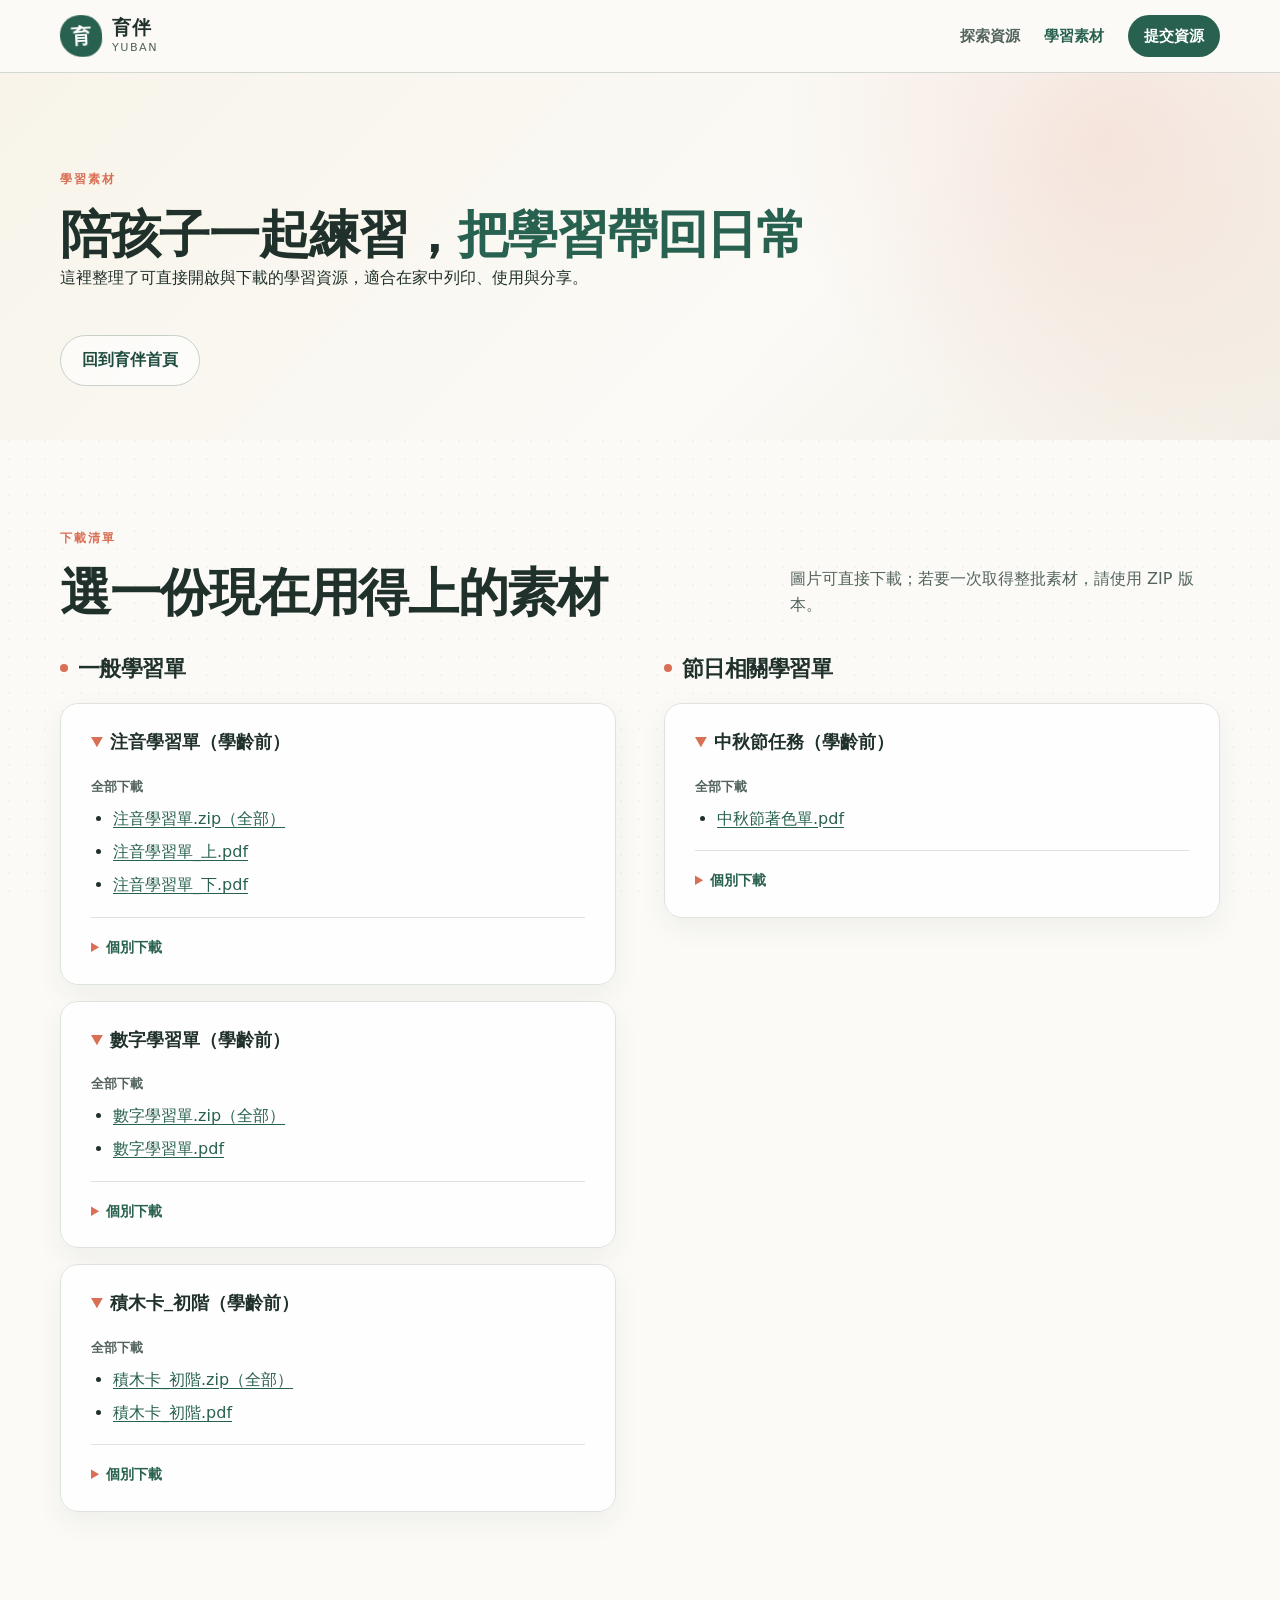
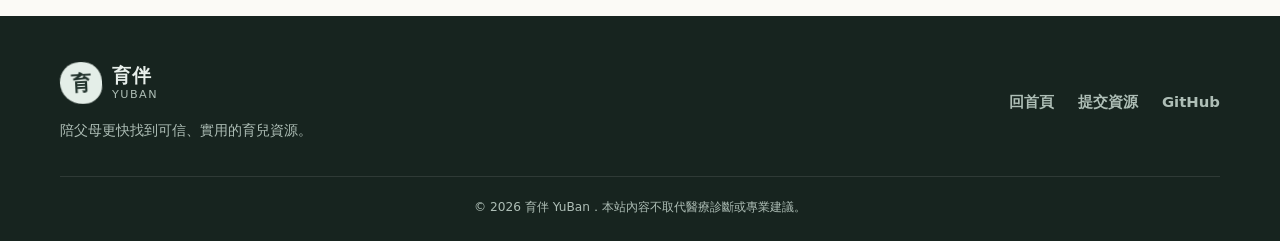
<file: resources/learning-materials/index.html>
﻿<!doctype html>
<html lang="zh-Hant">
  <head>
    <meta charset="utf-8" />
    <meta name="viewport" content="width=device-width, initial-scale=1" />
    <link rel="icon" href="../../website/favicon.svg" type="image/svg+xml" />
    <link rel="stylesheet" href="../../website/styles.css?v=20260921" />
  </head>
  <body>
    <a class="skip-link" href="#learning-materials">跳到學習素材</a>

    <header class="topbar">
      <div class="page-shell topbar-inner">
        <a class="brand" href="../../website/index.html" aria-label="育伴首頁">
          <span class="brand-mark" aria-hidden="true">育</span>
          <span class="brand-name"><strong>育伴</strong><small>YuBan</small></span>
        </a>
        <nav class="primary-nav" aria-label="主要導覽">
          <a href="../../website/index.html">探索資源</a>
          <a href="index.html" aria-current="page">學習素材</a>
          <a class="nav-cta" href="../../website/submit.html">提交資源</a>
        </nav>
      </div>
    </header>

    <main id="learning-materials" class="learning-materials-page">
      <section class="page-intro learning-materials-intro" aria-labelledby="learning-materials-title">
        <div class="page-shell">
          <p class="eyebrow">學習素材</p>
          <h1 id="learning-materials-title">陪孩子一起練習，<span>把學習帶回日常</span></h1>
          <p class="page-intro-lead">這裡整理了可直接開啟與下載的學習資源，適合在家中列印、使用與分享。</p>
          <a class="button secondary" href="../../website/index.html">回到育伴首頁</a>
        </div>
      </section>

      <section class="learning-materials-content page-shell" aria-labelledby="download-title">
        <div class="section-heading">
          <div>
            <p class="eyebrow">下載清單</p>
            <h2 id="download-title">選一份現在用得上的素材</h2>
          </div>
          <p>圖片可直接下載；若要一次取得整批素材，請使用 ZIP 版本。</p>
        </div>
        <div class="learning-materials-columns">
          <div class="learning-materials-column">
            <h3>一般學習單</h3>
            <div class="learning-materials-list">
    <div class="card">
      <details open>
        <summary>注音學習單（學齡前）</summary>
        <p class="meta">全部下載</p>
        <ul>
          <li><a href="學齡前/注音學習單/注音學習單.zip" download>注音學習單.zip（全部）</a></li>
          <li><a href="學齡前/注音學習單/PDF/注音學習單_上.pdf" download>注音學習單_上.pdf</a></li>
          <li><a href="學齡前/注音學習單/PDF/注音學習單_下.pdf" download>注音學習單_下.pdf</a></li>
        </ul>
        <details>
          <summary>個別下載</summary>
          <ul>
            <li><a href="學齡前/注音學習單/00_注音_ㄅ.png" download>00_注音_ㄅ.png</a></li>
        <li><a href="學齡前/注音學習單/01_注音_ㄆ.png" download>01_注音_ㄆ.png</a></li>
        <li><a href="學齡前/注音學習單/02_注音_ㄇ.png" download>02_注音_ㄇ.png</a></li>
        <li><a href="學齡前/注音學習單/03_注音_ㄈ.png" download>03_注音_ㄈ.png</a></li>
        <li><a href="學齡前/注音學習單/04_注音_ㄉ.png" download>04_注音_ㄉ.png</a></li>
        <li><a href="學齡前/注音學習單/05_注音_ㄊ.png" download>05_注音_ㄊ.png</a></li>
        <li><a href="學齡前/注音學習單/06_注音_ㄋ.png" download>06_注音_ㄋ.png</a></li>
        <li><a href="學齡前/注音學習單/07_注音_ㄌ.png" download>07_注音_ㄌ.png</a></li>
        <li><a href="學齡前/注音學習單/08_注音_ㄍ.png" download>08_注音_ㄍ.png</a></li>
        <li><a href="學齡前/注音學習單/09_注音_ㄎ.png" download>09_注音_ㄎ.png</a></li>
        <li><a href="學齡前/注音學習單/10_注音_ㄏ.png" download>10_注音_ㄏ.png</a></li>
        <li><a href="學齡前/注音學習單/11_注音_ㄐ.png" download>11_注音_ㄐ.png</a></li>
        <li><a href="學齡前/注音學習單/12_注音_ㄑ.png" download>12_注音_ㄑ.png</a></li>
        <li><a href="學齡前/注音學習單/13_注音_ㄒ.png" download>13_注音_ㄒ.png</a></li>
        <li><a href="學齡前/注音學習單/14_注音_ㄓ.png" download>14_注音_ㄓ.png</a></li>
        <li><a href="學齡前/注音學習單/15_注音_ㄔ.png" download>15_注音_ㄔ.png</a></li>
        <li><a href="學齡前/注音學習單/16_注音_ㄕ.png" download>16_注音_ㄕ.png</a></li>
        <li><a href="學齡前/注音學習單/17_注音_ㄖ.png" download>17_注音_ㄖ.png</a></li>
        <li><a href="學齡前/注音學習單/18_注音_ㄗ.png" download>18_注音_ㄗ.png</a></li>
        <li><a href="學齡前/注音學習單/19_注音_ㄘ.png" download>19_注音_ㄘ.png</a></li>
        <li><a href="學齡前/注音學習單/20_注音_ㄙ.png" download>20_注音_ㄙ.png</a></li>
        <li><a href="學齡前/注音學習單/21_注音_ㄧ.png" download>21_注音_ㄧ.png</a></li>
        <li><a href="學齡前/注音學習單/22_注音_ㄨ.png" download>22_注音_ㄨ.png</a></li>
        <li><a href="學齡前/注音學習單/23_注音_ㄩ.png" download>23_注音_ㄩ.png</a></li>
        <li><a href="學齡前/注音學習單/24_注音_ㄚ.png" download>24_注音_ㄚ.png</a></li>
        <li><a href="學齡前/注音學習單/25_注音_ㄛ.png" download>25_注音_ㄛ.png</a></li>
        <li><a href="學齡前/注音學習單/26_注音_ㄜ.png" download>26_注音_ㄜ.png</a></li>
        <li><a href="學齡前/注音學習單/27_注音_ㄝ.png" download>27_注音_ㄝ.png</a></li>
        <li><a href="學齡前/注音學習單/28_注音_ㄞ.png" download>28_注音_ㄞ.png</a></li>
        <li><a href="學齡前/注音學習單/29_注音_ㄟ.png" download>29_注音_ㄟ.png</a></li>
        <li><a href="學齡前/注音學習單/30_注音_ㄠ.png" download>30_注音_ㄠ.png</a></li>
        <li><a href="學齡前/注音學習單/31_注音_ㄡ.png" download>31_注音_ㄡ.png</a></li>
        <li><a href="學齡前/注音學習單/32_注音_ㄢ.png" download>32_注音_ㄢ.png</a></li>
        <li><a href="學齡前/注音學習單/33_注音_ㄣ.png" download>33_注音_ㄣ.png</a></li>
        <li><a href="學齡前/注音學習單/34_注音_ㄤ.png" download>34_注音_ㄤ.png</a></li>
        <li><a href="學齡前/注音學習單/35_注音_ㄥ.png" download>35_注音_ㄥ.png</a></li>
          <li><a href="學齡前/注音學習單/36_注音_ㄦ.png" download>36_注音_ㄦ.png</a></li>
          </ul>
        </details>
      </details>
    </div>
    <div class="card">
      <details open>
        <summary>數字學習單（學齡前）</summary>
        <p class="meta">全部下載</p>
        <ul>
          <li><a href="學齡前/數字學習單/數字學習單.zip" download>數字學習單.zip（全部）</a></li>
          <li><a href="學齡前/數字學習單/PDF/數字學習單.pdf" download>數字學習單.pdf</a></li>
        </ul>
        <details>
          <summary>個別下載</summary>
          <ul>
            <li><a href="學齡前/數字學習單/00_數字_0.png" download>00_數字_0.png</a></li>
            <li><a href="學齡前/數字學習單/01_數字_1.png" download>01_數字_1.png</a></li>
            <li><a href="學齡前/數字學習單/02_數字_2.png" download>02_數字_2.png</a></li>
            <li><a href="學齡前/數字學習單/03_數字_3.png" download>03_數字_3.png</a></li>
            <li><a href="學齡前/數字學習單/04_數字_4.png" download>04_數字_4.png</a></li>
            <li><a href="學齡前/數字學習單/05_數字_5.png" download>05_數字_5.png</a></li>
            <li><a href="學齡前/數字學習單/06_數字_6.png" download>06_數字_6.png</a></li>
            <li><a href="學齡前/數字學習單/07_數字_7.png" download>07_數字_7.png</a></li>
            <li><a href="學齡前/數字學習單/08_數字_8.png" download>08_數字_8.png</a></li>
            <li><a href="學齡前/數字學習單/09_數字_9.png" download>09_數字_9.png</a></li>
            <li><a href="學齡前/數字學習單/10_數字_10.png" download>10_數字_10.png</a></li>
            <li><a href="學齡前/數字學習單/11_數字_5.png" download>11_數字_5.png</a></li>
            <li><a href="學齡前/數字學習單/12_數字_5.png" download>12_數字_5.png</a></li>
            <li><a href="學齡前/數字學習單/13_數字_10.png" download>13_數字_10.png</a></li>
            <li><a href="學齡前/數字學習單/14_數字_10.png" download>14_數字_10.png</a></li>
          </ul>
        </details>
      </details>
    </div>
    <div class="card">
      <details open>
        <summary>積木卡_初階（學齡前）</summary>
        <p class="meta">全部下載</p>
        <ul>
          <li><a href="學齡前/積木卡_初階/積木卡_初階.zip" download>積木卡_初階.zip（全部）</a></li>
          <li><a href="學齡前/積木卡_初階/積木卡_初階.pdf" download>積木卡_初階.pdf</a></li>
        </ul>
        <details>
          <summary>個別下載</summary>
          <ul>
            <li><a href="學齡前/積木卡_初階/積木卡_初階01.webp" download>積木卡_初階01.webp</a></li>
            <li><a href="學齡前/積木卡_初階/積木卡_初階02.webp" download>積木卡_初階02.webp</a></li>
            <li><a href="學齡前/積木卡_初階/積木卡_初階03.webp" download>積木卡_初階03.webp</a></li>
            <li><a href="學齡前/積木卡_初階/積木卡_初階04.webp" download>積木卡_初階04.webp</a></li>
            <li><a href="學齡前/積木卡_初階/積木卡_初階05.webp" download>積木卡_初階05.webp</a></li>
            <li><a href="學齡前/積木卡_初階/積木卡_初階06.webp" download>積木卡_初階06.webp</a></li>
            <li><a href="學齡前/積木卡_初階/積木卡_初階07.webp" download>積木卡_初階07.webp</a></li>
            <li><a href="學齡前/積木卡_初階/積木卡_初階08.webp" download>積木卡_初階08.webp</a></li>
          </ul>
        </details>
      </details>
    </div>
            </div>
          </div>
          <div class="learning-materials-column">
            <h3>節日相關學習單</h3>
            <div class="learning-materials-list">
              <div class="card">
                <details open>
                  <summary>中秋節任務（學齡前）</summary>
                  <p class="meta">全部下載</p>
                  <ul>
                    <li><a href="學齡前/中秋節任務/中秋節著色單.pdf" download>中秋節著色單.pdf</a></li>
                  </ul>
                  <details>
                    <summary>個別下載</summary>
                    <ul>
                      <li><a href="學齡前/中秋節任務/00_找不同.png" download>00_找不同.png</a></li>
                      <li><a href="學齡前/中秋節任務/01_著色單_小兔子.png" download>01_著色單_小兔子.png</a></li>
                      <li><a href="學齡前/中秋節任務/02_著色單_中秋節故事I.png" download>02_著色單_中秋節故事I.png</a></li>
                      <li><a href="學齡前/中秋節任務/03_著色單_中秋節故事II.png" download>03_著色單_中秋節故事II.png</a></li>
                    </ul>
                  </details>
                </details>
              </div>
            </div>
          </div>
        </div>
      </section>
    </main>

    <footer class="site-footer">
      <div class="page-shell footer-inner">
        <div>
          <a class="brand footer-brand" href="../../website/index.html">
            <span class="brand-mark" aria-hidden="true">育</span>
            <span class="brand-name"><strong>育伴</strong><small>YuBan</small></span>
          </a>
          <p>陪父母更快找到可信、實用的育兒資源。</p>
        </div>
        <nav aria-label="頁尾導覽">
          <a href="../../website/index.html">回首頁</a>
          <a href="../../website/submit.html">提交資源</a>
          <a href="https://github.com/gitmaruneko/yuban" target="_blank" rel="noopener noreferrer">GitHub</a>
        </nav>
      </div>
      <p class="footer-legal">© 2026 育伴 YuBan．本站內容不取代醫療診斷或專業建議。</p>
    </footer>
  </body>
</html>
</file>
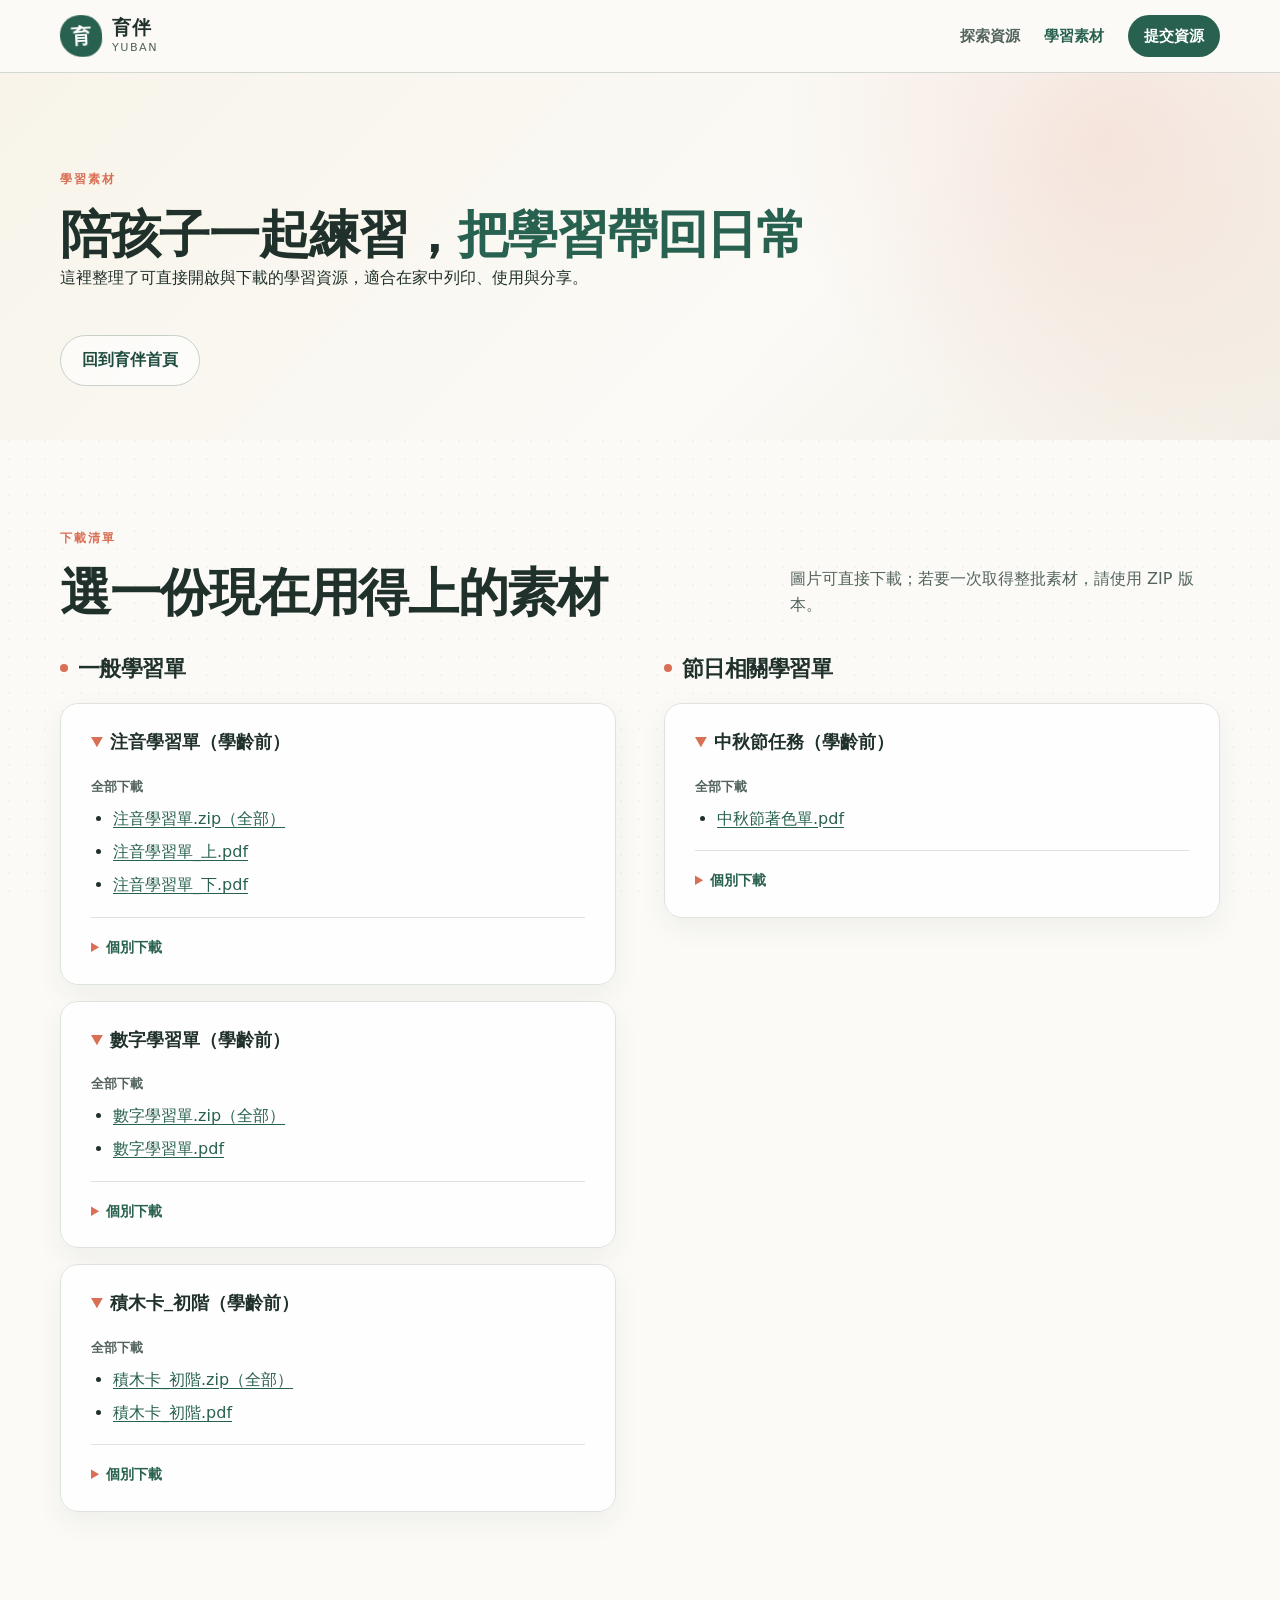
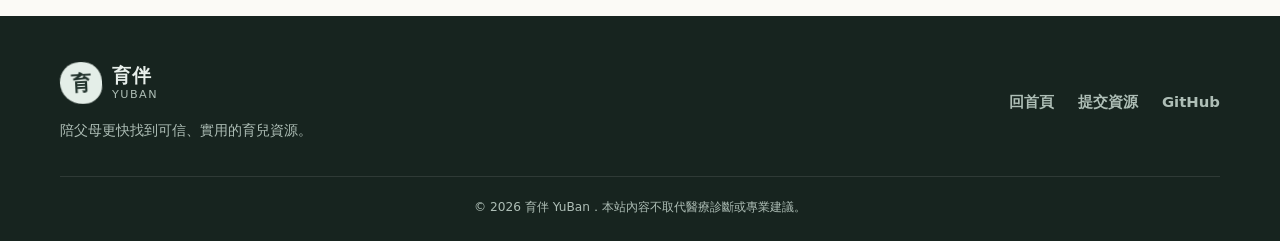
<file: website/learning-materials/index.html>
﻿<!doctype html>
<html lang="zh-Hant">
  <head>
    <meta charset="utf-8" />
    <meta name="viewport" content="width=device-width, initial-scale=1" />
    <link rel="icon" href="../favicon.svg" type="image/svg+xml" />
    <link rel="stylesheet" href="../styles.css?v=20260921" />
  </head>
  <body>
    <a class="skip-link" href="#learning-materials">跳到學習素材</a>

    <header class="topbar">
      <div class="page-shell topbar-inner">
        <a class="brand" href="../index.html" aria-label="育伴首頁">
          <span class="brand-mark" aria-hidden="true">育</span>
          <span class="brand-name"><strong>育伴</strong><small>YuBan</small></span>
        </a>
        <nav class="primary-nav" aria-label="主要導覽">
          <a href="../index.html">探索資源</a>
          <a href="index.html" aria-current="page">學習素材</a>
          <a class="nav-cta" href="../submit.html">提交資源</a>
        </nav>
      </div>
    </header>

    <main id="learning-materials" class="learning-materials-page">
      <section class="page-intro learning-materials-intro" aria-labelledby="learning-materials-title">
        <div class="page-shell">
          <p class="eyebrow">學習素材</p>
          <h1 id="learning-materials-title">陪孩子一起練習，<span>把學習帶回日常</span></h1>
          <p class="page-intro-lead">這裡整理了可直接開啟與下載的學習資源，適合在家中列印、使用與分享。</p>
          <a class="button secondary" href="../index.html">回到育伴首頁</a>
        </div>
      </section>

      <section class="learning-materials-content page-shell" aria-labelledby="download-title">
        <div class="section-heading">
          <div>
            <p class="eyebrow">下載清單</p>
            <h2 id="download-title">選一份現在用得上的素材</h2>
          </div>
          <p>圖片可直接下載；若要一次取得整批素材，請使用 ZIP 版本。</p>
        </div>
        <div class="learning-materials-columns">
          <div class="learning-materials-column">
            <h3>一般學習單</h3>
            <div class="learning-materials-list">
    <div class="card">
      <details open>
        <summary>注音學習單（學齡前）</summary>
        <p class="meta">全部下載</p>
        <ul>
          <li><a href="學齡前/注音學習單/注音學習單.zip" download>注音學習單.zip（全部）</a></li>
          <li><a href="學齡前/注音學習單/PDF/注音學習單_上.pdf" download>注音學習單_上.pdf</a></li>
          <li><a href="學齡前/注音學習單/PDF/注音學習單_下.pdf" download>注音學習單_下.pdf</a></li>
        </ul>
        <details>
          <summary>個別下載</summary>
          <ul>
            <li><a href="學齡前/注音學習單/00_注音_ㄅ.png" download>00_注音_ㄅ.png</a></li>
        <li><a href="學齡前/注音學習單/01_注音_ㄆ.png" download>01_注音_ㄆ.png</a></li>
        <li><a href="學齡前/注音學習單/02_注音_ㄇ.png" download>02_注音_ㄇ.png</a></li>
        <li><a href="學齡前/注音學習單/03_注音_ㄈ.png" download>03_注音_ㄈ.png</a></li>
        <li><a href="學齡前/注音學習單/04_注音_ㄉ.png" download>04_注音_ㄉ.png</a></li>
        <li><a href="學齡前/注音學習單/05_注音_ㄊ.png" download>05_注音_ㄊ.png</a></li>
        <li><a href="學齡前/注音學習單/06_注音_ㄋ.png" download>06_注音_ㄋ.png</a></li>
        <li><a href="學齡前/注音學習單/07_注音_ㄌ.png" download>07_注音_ㄌ.png</a></li>
        <li><a href="學齡前/注音學習單/08_注音_ㄍ.png" download>08_注音_ㄍ.png</a></li>
        <li><a href="學齡前/注音學習單/09_注音_ㄎ.png" download>09_注音_ㄎ.png</a></li>
        <li><a href="學齡前/注音學習單/10_注音_ㄏ.png" download>10_注音_ㄏ.png</a></li>
        <li><a href="學齡前/注音學習單/11_注音_ㄐ.png" download>11_注音_ㄐ.png</a></li>
        <li><a href="學齡前/注音學習單/12_注音_ㄑ.png" download>12_注音_ㄑ.png</a></li>
        <li><a href="學齡前/注音學習單/13_注音_ㄒ.png" download>13_注音_ㄒ.png</a></li>
        <li><a href="學齡前/注音學習單/14_注音_ㄓ.png" download>14_注音_ㄓ.png</a></li>
        <li><a href="學齡前/注音學習單/15_注音_ㄔ.png" download>15_注音_ㄔ.png</a></li>
        <li><a href="學齡前/注音學習單/16_注音_ㄕ.png" download>16_注音_ㄕ.png</a></li>
        <li><a href="學齡前/注音學習單/17_注音_ㄖ.png" download>17_注音_ㄖ.png</a></li>
        <li><a href="學齡前/注音學習單/18_注音_ㄗ.png" download>18_注音_ㄗ.png</a></li>
        <li><a href="學齡前/注音學習單/19_注音_ㄘ.png" download>19_注音_ㄘ.png</a></li>
        <li><a href="學齡前/注音學習單/20_注音_ㄙ.png" download>20_注音_ㄙ.png</a></li>
        <li><a href="學齡前/注音學習單/21_注音_ㄧ.png" download>21_注音_ㄧ.png</a></li>
        <li><a href="學齡前/注音學習單/22_注音_ㄨ.png" download>22_注音_ㄨ.png</a></li>
        <li><a href="學齡前/注音學習單/23_注音_ㄩ.png" download>23_注音_ㄩ.png</a></li>
        <li><a href="學齡前/注音學習單/24_注音_ㄚ.png" download>24_注音_ㄚ.png</a></li>
        <li><a href="學齡前/注音學習單/25_注音_ㄛ.png" download>25_注音_ㄛ.png</a></li>
        <li><a href="學齡前/注音學習單/26_注音_ㄜ.png" download>26_注音_ㄜ.png</a></li>
        <li><a href="學齡前/注音學習單/27_注音_ㄝ.png" download>27_注音_ㄝ.png</a></li>
        <li><a href="學齡前/注音學習單/28_注音_ㄞ.png" download>28_注音_ㄞ.png</a></li>
        <li><a href="學齡前/注音學習單/29_注音_ㄟ.png" download>29_注音_ㄟ.png</a></li>
        <li><a href="學齡前/注音學習單/30_注音_ㄠ.png" download>30_注音_ㄠ.png</a></li>
        <li><a href="學齡前/注音學習單/31_注音_ㄡ.png" download>31_注音_ㄡ.png</a></li>
        <li><a href="學齡前/注音學習單/32_注音_ㄢ.png" download>32_注音_ㄢ.png</a></li>
        <li><a href="學齡前/注音學習單/33_注音_ㄣ.png" download>33_注音_ㄣ.png</a></li>
        <li><a href="學齡前/注音學習單/34_注音_ㄤ.png" download>34_注音_ㄤ.png</a></li>
        <li><a href="學齡前/注音學習單/35_注音_ㄥ.png" download>35_注音_ㄥ.png</a></li>
          <li><a href="學齡前/注音學習單/36_注音_ㄦ.png" download>36_注音_ㄦ.png</a></li>
          </ul>
        </details>
      </details>
    </div>
    <div class="card">
      <details open>
        <summary>數字學習單（學齡前）</summary>
        <p class="meta">全部下載</p>
        <ul>
          <li><a href="學齡前/數字學習單/數字學習單.zip" download>數字學習單.zip（全部）</a></li>
          <li><a href="學齡前/數字學習單/PDF/數字學習單.pdf" download>數字學習單.pdf</a></li>
        </ul>
        <details>
          <summary>個別下載</summary>
          <ul>
            <li><a href="學齡前/數字學習單/00_數字_0.png" download>00_數字_0.png</a></li>
            <li><a href="學齡前/數字學習單/01_數字_1.png" download>01_數字_1.png</a></li>
            <li><a href="學齡前/數字學習單/02_數字_2.png" download>02_數字_2.png</a></li>
            <li><a href="學齡前/數字學習單/03_數字_3.png" download>03_數字_3.png</a></li>
            <li><a href="學齡前/數字學習單/04_數字_4.png" download>04_數字_4.png</a></li>
            <li><a href="學齡前/數字學習單/05_數字_5.png" download>05_數字_5.png</a></li>
            <li><a href="學齡前/數字學習單/06_數字_6.png" download>06_數字_6.png</a></li>
            <li><a href="學齡前/數字學習單/07_數字_7.png" download>07_數字_7.png</a></li>
            <li><a href="學齡前/數字學習單/08_數字_8.png" download>08_數字_8.png</a></li>
            <li><a href="學齡前/數字學習單/09_數字_9.png" download>09_數字_9.png</a></li>
            <li><a href="學齡前/數字學習單/10_數字_10.png" download>10_數字_10.png</a></li>
            <li><a href="學齡前/數字學習單/11_數字_5.png" download>11_數字_5.png</a></li>
            <li><a href="學齡前/數字學習單/12_數字_5.png" download>12_數字_5.png</a></li>
            <li><a href="學齡前/數字學習單/13_數字_10.png" download>13_數字_10.png</a></li>
            <li><a href="學齡前/數字學習單/14_數字_10.png" download>14_數字_10.png</a></li>
          </ul>
        </details>
      </details>
    </div>
    <div class="card">
      <details open>
        <summary>積木卡_初階（學齡前）</summary>
        <p class="meta">全部下載</p>
        <ul>
          <li><a href="學齡前/積木卡_初階/積木卡_初階.zip" download>積木卡_初階.zip（全部）</a></li>
          <li><a href="學齡前/積木卡_初階/積木卡_初階.pdf" download>積木卡_初階.pdf</a></li>
        </ul>
        <details>
          <summary>個別下載</summary>
          <ul>
            <li><a href="學齡前/積木卡_初階/積木卡_初階01.webp" download>積木卡_初階01.webp</a></li>
            <li><a href="學齡前/積木卡_初階/積木卡_初階02.webp" download>積木卡_初階02.webp</a></li>
            <li><a href="學齡前/積木卡_初階/積木卡_初階03.webp" download>積木卡_初階03.webp</a></li>
            <li><a href="學齡前/積木卡_初階/積木卡_初階04.webp" download>積木卡_初階04.webp</a></li>
            <li><a href="學齡前/積木卡_初階/積木卡_初階05.webp" download>積木卡_初階05.webp</a></li>
            <li><a href="學齡前/積木卡_初階/積木卡_初階06.webp" download>積木卡_初階06.webp</a></li>
            <li><a href="學齡前/積木卡_初階/積木卡_初階07.webp" download>積木卡_初階07.webp</a></li>
            <li><a href="學齡前/積木卡_初階/積木卡_初階08.webp" download>積木卡_初階08.webp</a></li>
          </ul>
        </details>
      </details>
    </div>
            </div>
          </div>
          <div class="learning-materials-column">
            <h3>節日相關學習單</h3>
            <div class="learning-materials-list">
              <div class="card">
                <details open>
                  <summary>中秋節任務（學齡前）</summary>
                  <p class="meta">全部下載</p>
                  <ul>
                    <li><a href="學齡前/中秋節任務/中秋節著色單.pdf" download>中秋節著色單.pdf</a></li>
                  </ul>
                  <details>
                    <summary>個別下載</summary>
                    <ul>
                      <li><a href="學齡前/中秋節任務/00_找不同.png" download>00_找不同.png</a></li>
                      <li><a href="學齡前/中秋節任務/01_著色單_小兔子.png" download>01_著色單_小兔子.png</a></li>
                      <li><a href="學齡前/中秋節任務/02_著色單_中秋節故事I.png" download>02_著色單_中秋節故事I.png</a></li>
                      <li><a href="學齡前/中秋節任務/03_著色單_中秋節故事II.png" download>03_著色單_中秋節故事II.png</a></li>
                    </ul>
                  </details>
                </details>
              </div>
            </div>
          </div>
        </div>
      </section>
    </main>

    <footer class="site-footer">
      <div class="page-shell footer-inner">
        <div>
          <a class="brand footer-brand" href="../index.html">
            <span class="brand-mark" aria-hidden="true">育</span>
            <span class="brand-name"><strong>育伴</strong><small>YuBan</small></span>
          </a>
          <p>陪父母更快找到可信、實用的育兒資源。</p>
        </div>
        <nav aria-label="頁尾導覽">
          <a href="../index.html">回首頁</a>
          <a href="../submit.html">提交資源</a>
          <a href="https://github.com/gitmaruneko/yuban" target="_blank" rel="noopener noreferrer">GitHub</a>
        </nav>
      </div>
      <p class="footer-legal">© 2026 育伴 YuBan．本站內容不取代醫療診斷或專業建議。</p>
    </footer>
  </body>
</html>
</file>
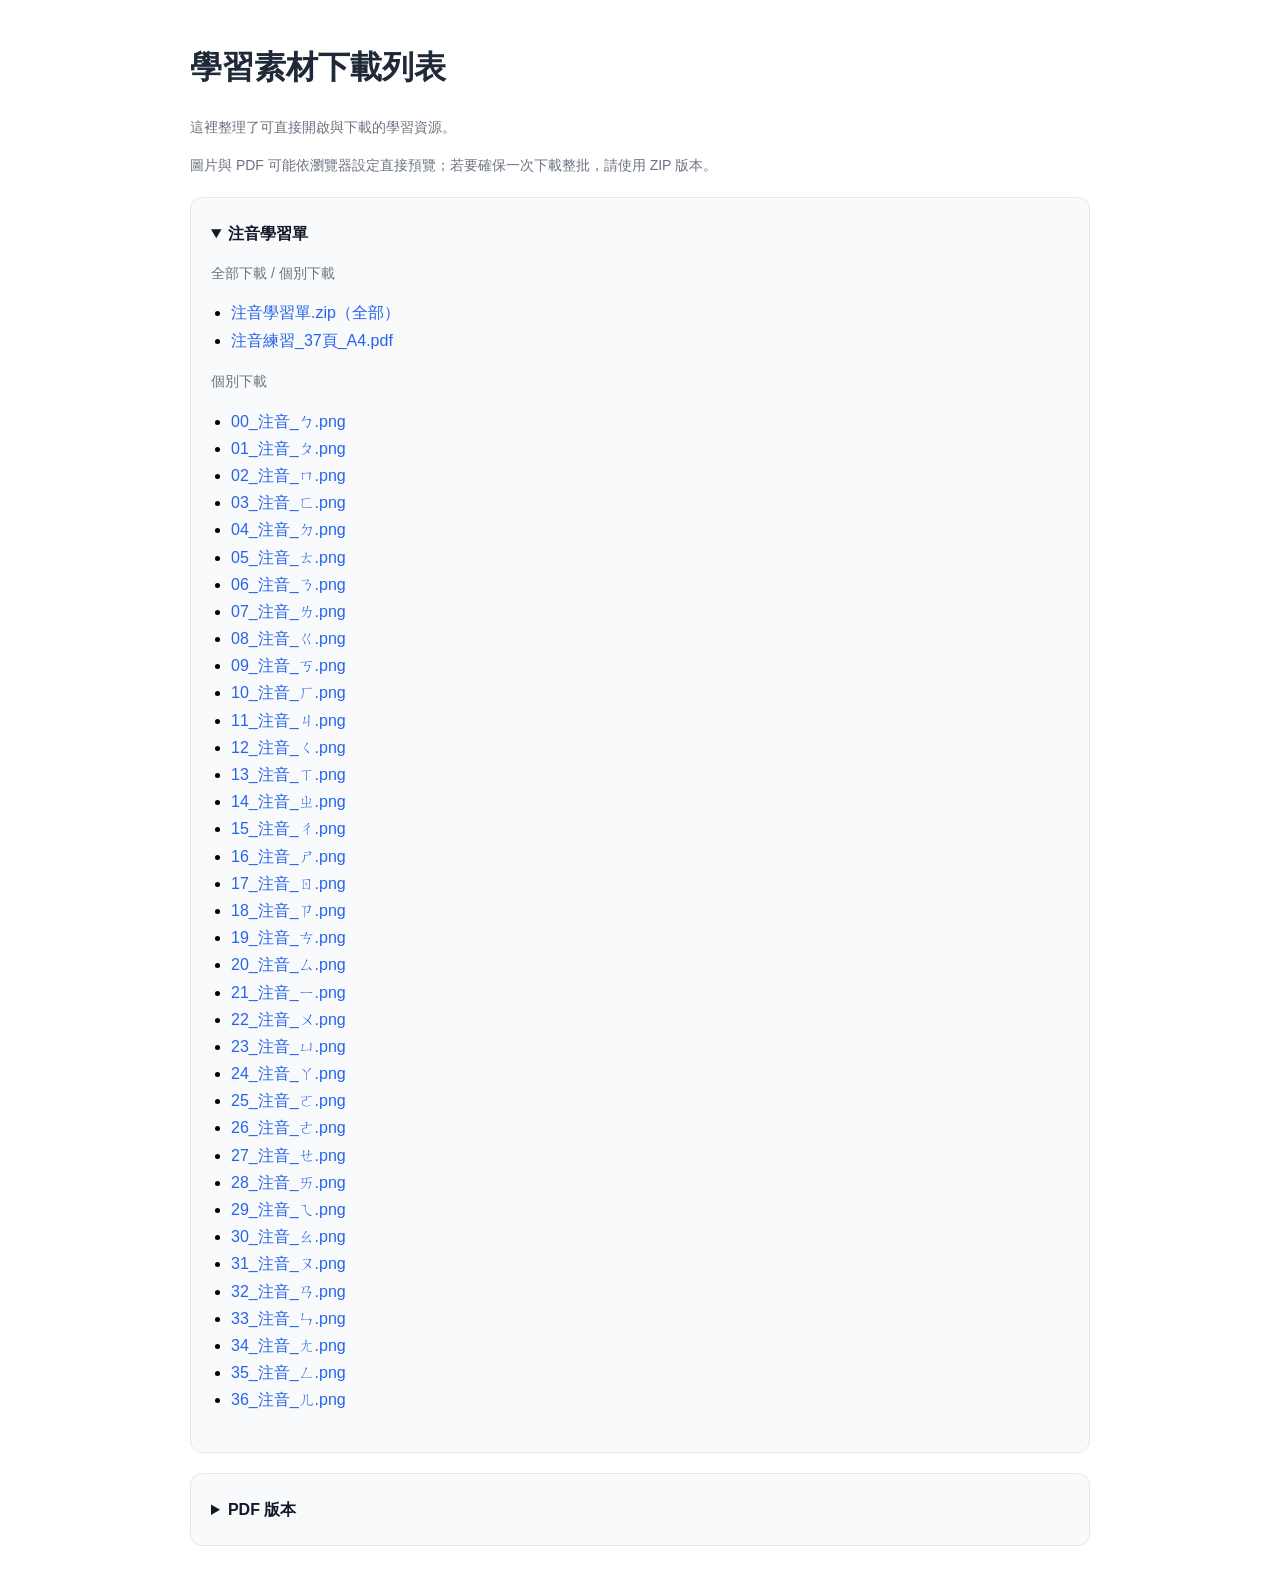
<file: website/learning-materials/learning-materials/index.html>
﻿<!DOCTYPE html>
<html lang="zh-Hant">
<head>
  <meta charset="UTF-8">
  <meta name="viewport" content="width=device-width, initial-scale=1.0">
  <title>學習素材下載列表</title>
  <style>
    body { font-family: Arial, "Microsoft JhengHei", sans-serif; max-width: 900px; margin: 40px auto; padding: 0 20px; line-height: 1.7; }
    h1, h2 { color: #1f2937; }
    ul { padding-left: 20px; }
    a { color: #2563eb; text-decoration: none; }
    a:hover { text-decoration: underline; }
    .card { border: 1px solid #e5e7eb; border-radius: 12px; padding: 18px 20px; margin-top: 20px; background: #f9fafb; }
    .meta { color: #6b7280; font-size: 14px; }
    summary { cursor: pointer; font-weight: 600; color: #111827; }
    details { padding: 4px 0; }
    details ul { margin-top: 12px; }
  </style>
</head>
<body>
  <h1>學習素材下載列表</h1>
  <p class="meta">這裡整理了可直接開啟與下載的學習資源。</p>
  <p class="meta">圖片與 PDF 可能依瀏覽器設定直接預覽；若要確保一次下載整批，請使用 ZIP 版本。</p>
  <div class="card">
    <details open>
      <summary>注音學習單</summary>
      <p class="meta">全部下載 / 個別下載</p>
      <ul>
        <li><a href="注音學習單/注音學習單.zip" download>注音學習單.zip（全部）</a></li>
        <li><a href="注音學習單/pdf/注音練習_37頁_A4.pdf" download>注音練習_37頁_A4.pdf</a></li>
      </ul>
      <p class="meta">個別下載</p>
      <ul>
        <li><a href="注音學習單/00_注音_ㄅ.png" download>00_注音_ㄅ.png</a></li>
        <li><a href="注音學習單/01_注音_ㄆ.png" download>01_注音_ㄆ.png</a></li>
        <li><a href="注音學習單/02_注音_ㄇ.png" download>02_注音_ㄇ.png</a></li>
        <li><a href="注音學習單/03_注音_ㄈ.png" download>03_注音_ㄈ.png</a></li>
        <li><a href="注音學習單/04_注音_ㄉ.png" download>04_注音_ㄉ.png</a></li>
        <li><a href="注音學習單/05_注音_ㄊ.png" download>05_注音_ㄊ.png</a></li>
        <li><a href="注音學習單/06_注音_ㄋ.png" download>06_注音_ㄋ.png</a></li>
        <li><a href="注音學習單/07_注音_ㄌ.png" download>07_注音_ㄌ.png</a></li>
        <li><a href="注音學習單/08_注音_ㄍ.png" download>08_注音_ㄍ.png</a></li>
        <li><a href="注音學習單/09_注音_ㄎ.png" download>09_注音_ㄎ.png</a></li>
        <li><a href="注音學習單/10_注音_ㄏ.png" download>10_注音_ㄏ.png</a></li>
        <li><a href="注音學習單/11_注音_ㄐ.png" download>11_注音_ㄐ.png</a></li>
        <li><a href="注音學習單/12_注音_ㄑ.png" download>12_注音_ㄑ.png</a></li>
        <li><a href="注音學習單/13_注音_ㄒ.png" download>13_注音_ㄒ.png</a></li>
        <li><a href="注音學習單/14_注音_ㄓ.png" download>14_注音_ㄓ.png</a></li>
        <li><a href="注音學習單/15_注音_ㄔ.png" download>15_注音_ㄔ.png</a></li>
        <li><a href="注音學習單/16_注音_ㄕ.png" download>16_注音_ㄕ.png</a></li>
        <li><a href="注音學習單/17_注音_ㄖ.png" download>17_注音_ㄖ.png</a></li>
        <li><a href="注音學習單/18_注音_ㄗ.png" download>18_注音_ㄗ.png</a></li>
        <li><a href="注音學習單/19_注音_ㄘ.png" download>19_注音_ㄘ.png</a></li>
        <li><a href="注音學習單/20_注音_ㄙ.png" download>20_注音_ㄙ.png</a></li>
        <li><a href="注音學習單/21_注音_ㄧ.png" download>21_注音_ㄧ.png</a></li>
        <li><a href="注音學習單/22_注音_ㄨ.png" download>22_注音_ㄨ.png</a></li>
        <li><a href="注音學習單/23_注音_ㄩ.png" download>23_注音_ㄩ.png</a></li>
        <li><a href="注音學習單/24_注音_ㄚ.png" download>24_注音_ㄚ.png</a></li>
        <li><a href="注音學習單/25_注音_ㄛ.png" download>25_注音_ㄛ.png</a></li>
        <li><a href="注音學習單/26_注音_ㄜ.png" download>26_注音_ㄜ.png</a></li>
        <li><a href="注音學習單/27_注音_ㄝ.png" download>27_注音_ㄝ.png</a></li>
        <li><a href="注音學習單/28_注音_ㄞ.png" download>28_注音_ㄞ.png</a></li>
        <li><a href="注音學習單/29_注音_ㄟ.png" download>29_注音_ㄟ.png</a></li>
        <li><a href="注音學習單/30_注音_ㄠ.png" download>30_注音_ㄠ.png</a></li>
        <li><a href="注音學習單/31_注音_ㄡ.png" download>31_注音_ㄡ.png</a></li>
        <li><a href="注音學習單/32_注音_ㄢ.png" download>32_注音_ㄢ.png</a></li>
        <li><a href="注音學習單/33_注音_ㄣ.png" download>33_注音_ㄣ.png</a></li>
        <li><a href="注音學習單/34_注音_ㄤ.png" download>34_注音_ㄤ.png</a></li>
        <li><a href="注音學習單/35_注音_ㄥ.png" download>35_注音_ㄥ.png</a></li>
        <li><a href="注音學習單/36_注音_ㄦ.png" download>36_注音_ㄦ.png</a></li>
      </ul>
    </details>
  </div>
  <div class="card">
    <details>
      <summary>PDF 版本</summary>
      <ul>
        <li><a href="注音學習單/pdf/注音練習_37頁_A4.pdf" download>注音練習_37頁_A4.pdf</a></li>
      </ul>
    </details>
  </div>
</body>
</html>
</file>
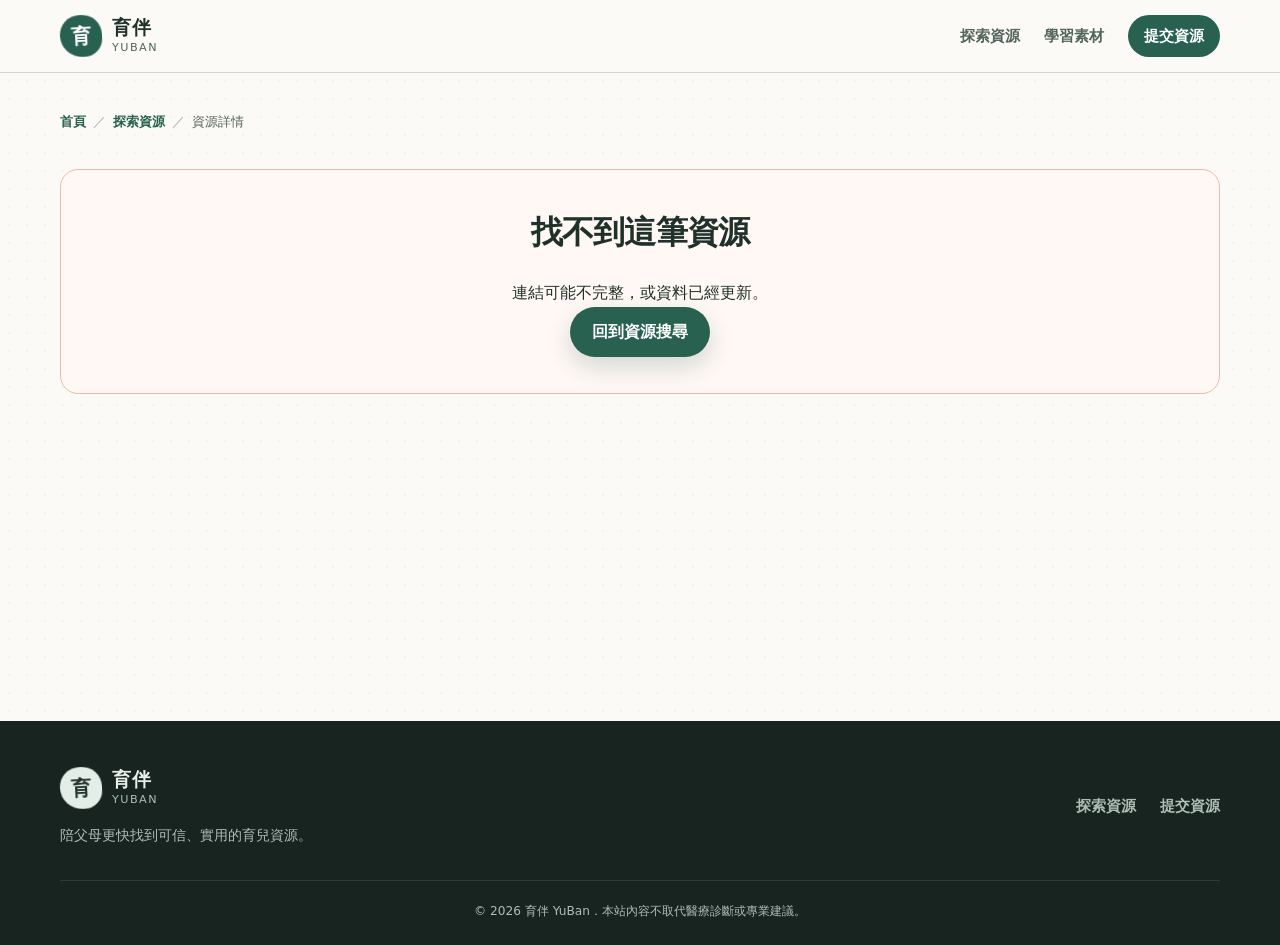
<file: website/resource.html>
<!doctype html>
<html lang="zh-Hant">
  <head>
    <meta charset="utf-8" />
    <meta name="viewport" content="width=device-width, initial-scale=1" />
    <meta name="description" content="查看育伴整理的育兒資源摘要、適用年齡、來源與核實狀態。" />
    <title>資源詳情｜育伴 YuBan</title>
    <link rel="icon" href="favicon.svg" type="image/svg+xml" />
    <link rel="stylesheet" href="styles.css" />
    <script defer src="resource.js"></script>
  </head>
  <body>
    <a class="skip-link" href="#resourceDetail">跳到資源詳情</a>

    <header class="topbar">
      <div class="page-shell topbar-inner">
        <a class="brand" href="index.html" aria-label="育伴首頁">
          <span class="brand-mark" aria-hidden="true">育</span>
          <span class="brand-name"><strong>育伴</strong><small>YuBan</small></span>
        </a>
        <nav class="primary-nav" aria-label="主要導覽">
          <a href="index.html#explore">探索資源</a>
          <a href="learning-materials/index.html">學習素材</a>
          <a class="nav-cta" href="submit.html">提交資源</a>
        </nav>
      </div>
    </header>

    <main id="resourceDetail" class="subpage-main">
      <div class="page-shell">
        <nav class="breadcrumb" aria-label="麵包屑">
          <a href="index.html">首頁</a>
          <span aria-hidden="true">／</span>
          <a href="index.html#explore">探索資源</a>
          <span aria-hidden="true">／</span>
          <span id="breadcrumbTitle">資源詳情</span>
        </nav>

        <div id="detailLoading" class="notice-card" role="status">正在載入資源詳情…</div>

        <div id="detailError" class="notice-card error-notice" role="alert" hidden>
          <h1>找不到這筆資源</h1>
          <p>連結可能不完整，或資料已經更新。</p>
          <a class="button primary" href="index.html#explore">回到資源搜尋</a>
        </div>

        <div id="detailContent" hidden>
          <div class="detail-layout">
            <article class="detail-article">
              <header class="detail-header">
                <div class="detail-kickers">
                  <span id="detailTopicGroup" class="topic-label"></span>
                  <span id="detailStatus" class="status-badge"></span>
                </div>
                <h1 id="detailTitle" class="detail-title"></h1>
                <p id="detailSummary" class="detail-summary"></p>
              </header>

              <section class="detail-section" aria-labelledby="resource-info-title">
                <h2 id="resource-info-title">這份資源適合誰？</h2>
                <dl class="detail-meta-grid">
                  <div><dt>適用年齡</dt><dd id="detailAge"></dd></div>
                  <div><dt>主題</dt><dd id="detailTopic"></dd></div>
                  <div><dt>內容形式</dt><dd id="detailType"></dd></div>
                  <div><dt>提供方類型</dt><dd id="detailSourceType"></dd></div>
                </dl>
              </section>

              <section class="detail-section" aria-labelledby="tags-title">
                <h2 id="tags-title">內容關鍵字</h2>
                <ul id="detailTags" class="tag-list"></ul>
              </section>

              <section class="detail-section" aria-labelledby="review-title">
                <h2 id="review-title">核實與閱讀提醒</h2>
                <div class="detail-notes">
                  <div class="detail-note">
                    <strong>可信度備註</strong>
                    <p id="detailCredibility"></p>
                  </div>
                  <div class="detail-note caution">
                    <strong>閱讀前請注意</strong>
                    <p id="detailNotice"></p>
                  </div>
                </div>
              </section>
            </article>

            <aside class="detail-sidebar" aria-labelledby="original-source-title">
              <h2 id="original-source-title">原始來源</h2>
              <p id="detailSourceName" class="source-name-large"></p>
              <a
                id="originalSourceLink"
                class="button primary external-button"
                href="#"
                target="_blank"
                rel="noopener noreferrer"
              >前往原始網站</a>
              <p class="sidebar-disclaimer">
                即將離開育伴。外部網站內容與隱私政策由原始來源負責，重要資訊請確認其更新日期。
              </p>
              <p id="reviewedAt" class="sidebar-disclaimer"></p>
              <a id="reportResource" class="report-link" href="submit.html?mode=report">回報連結或內容問題</a>
            </aside>
          </div>

          <section class="related-section" aria-labelledby="related-title">
            <h2 id="related-title">同類資源</h2>
            <div id="relatedResources" class="related-list"></div>
          </section>
        </div>
      </div>
    </main>

    <footer class="site-footer">
      <div class="page-shell footer-inner">
        <div>
          <a class="brand footer-brand" href="index.html">
            <span class="brand-mark" aria-hidden="true">育</span>
            <span class="brand-name"><strong>育伴</strong><small>YuBan</small></span>
          </a>
          <p>陪父母更快找到可信、實用的育兒資源。</p>
        </div>
        <nav aria-label="頁尾導覽">
          <a href="index.html#explore">探索資源</a>
          <a href="submit.html">提交資源</a>
        </nav>
      </div>
      <p class="footer-legal">© 2026 育伴 YuBan．本站內容不取代醫療診斷或專業建議。</p>
    </footer>
  </body>
</html>
</file>
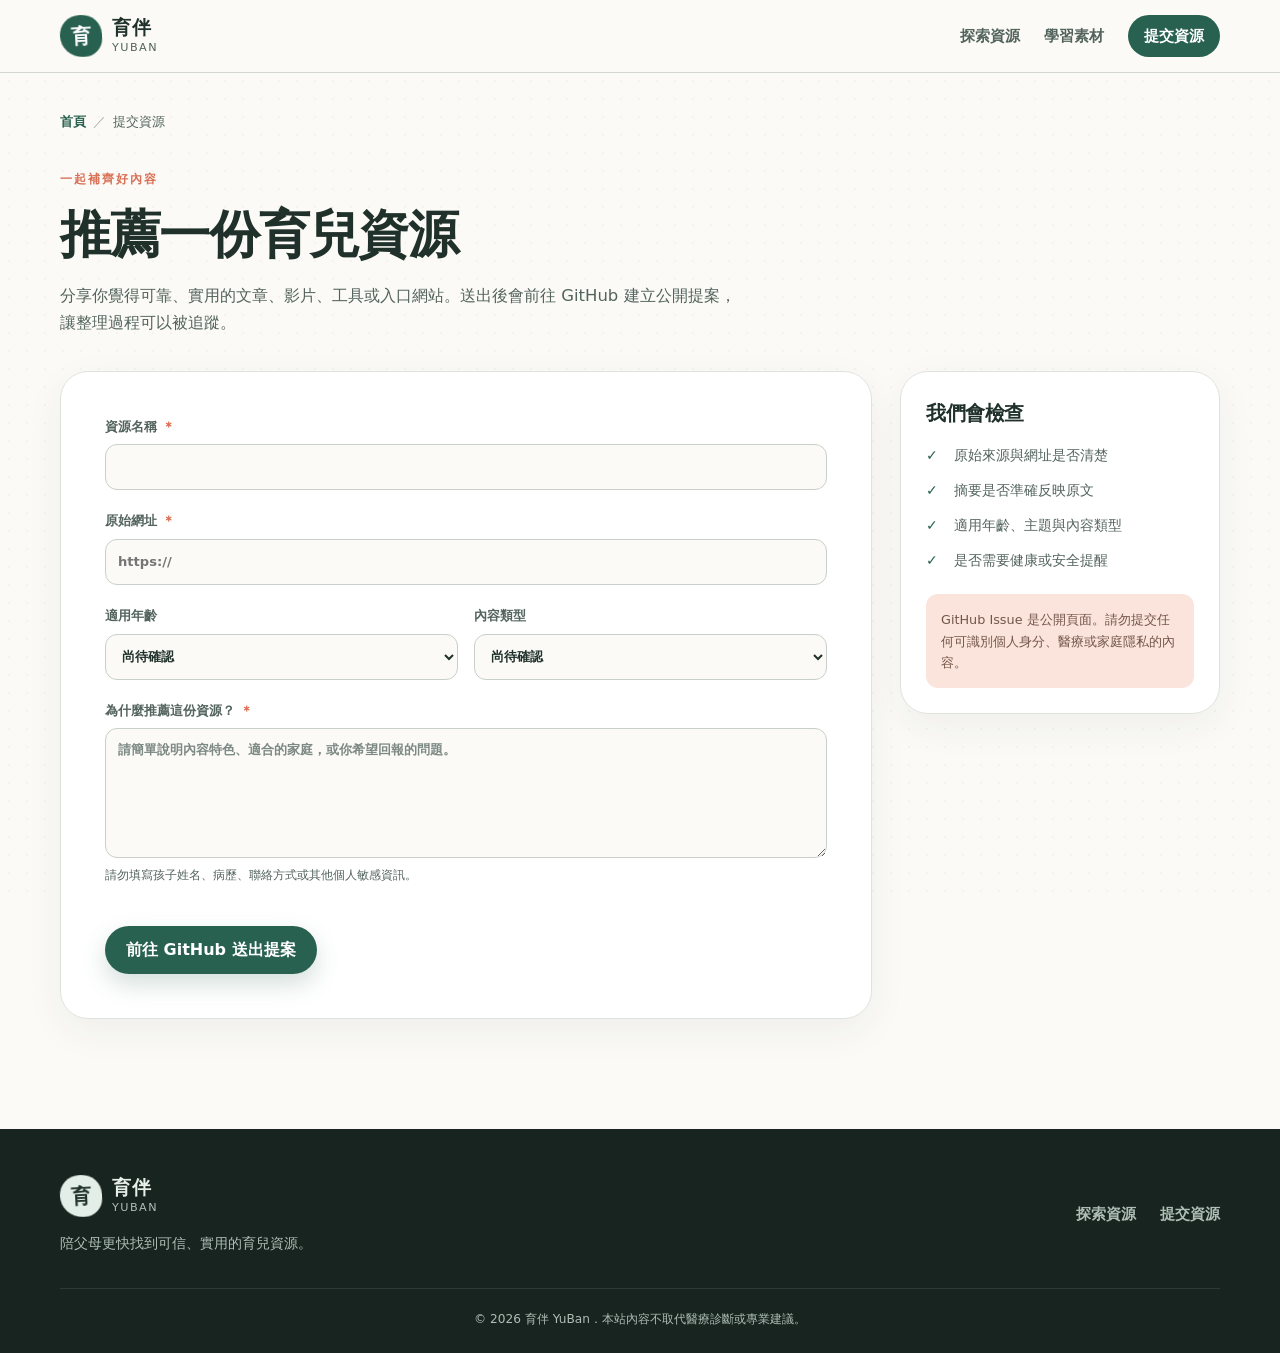
<file: website/submit.html>
<!doctype html>
<html lang="zh-Hant">
  <head>
    <meta charset="utf-8" />
    <meta name="viewport" content="width=device-width, initial-scale=1" />
    <meta name="description" content="向育伴推薦新的育兒資源，或回報現有資源的連結與內容問題。" />
    <title>提交資源｜育伴 YuBan</title>
    <link rel="icon" href="favicon.svg" type="image/svg+xml" />
    <link rel="stylesheet" href="styles.css" />
    <script defer src="submit.js"></script>
  </head>
  <body>
    <a class="skip-link" href="#submissionForm">跳到提交表單</a>

    <header class="topbar">
      <div class="page-shell topbar-inner">
        <a class="brand" href="index.html" aria-label="育伴首頁">
          <span class="brand-mark" aria-hidden="true">育</span>
          <span class="brand-name"><strong>育伴</strong><small>YuBan</small></span>
        </a>
        <nav class="primary-nav" aria-label="主要導覽">
          <a href="index.html#explore">探索資源</a>
          <a href="learning-materials/index.html">學習素材</a>
          <a class="nav-cta" href="submit.html" aria-current="page">提交資源</a>
        </nav>
      </div>
    </header>

    <main class="subpage-main">
      <div class="page-shell">
        <nav class="breadcrumb" aria-label="麵包屑">
          <a href="index.html">首頁</a>
          <span aria-hidden="true">／</span>
          <span id="breadcrumbLabel">提交資源</span>
        </nav>

        <header class="page-intro">
          <p class="eyebrow">一起補齊好內容</p>
          <h1 id="pageTitle">推薦一份育兒資源</h1>
          <p id="pageDescription">
            分享你覺得可靠、實用的文章、影片、工具或入口網站。送出後會前往 GitHub 建立公開提案，讓整理過程可以被追蹤。
          </p>
        </header>

        <div class="submission-layout">
          <section class="submission-card" aria-labelledby="form-title">
            <h2 id="form-title" class="visually-hidden">資源提交表單</h2>
            <form id="submissionForm" class="submission-form">
              <input id="submissionMode" type="hidden" value="submit" />

              <label class="form-field" for="resourceTitle">
                <span>資源名稱 <span class="required-mark" aria-hidden="true">＊</span></span>
                <input id="resourceTitle" name="title" required autocomplete="off" />
              </label>

              <label class="form-field" for="resourceUrl">
                <span>原始網址 <span class="required-mark" aria-hidden="true">＊</span></span>
                <input
                  id="resourceUrl"
                  name="url"
                  type="url"
                  required
                  inputmode="url"
                  placeholder="https://"
                />
              </label>

              <div class="form-row">
                <label class="form-field" for="resourceAge">
                  <span>適用年齡</span>
                  <select id="resourceAge" name="age">
                    <option value="尚待確認">尚待確認</option>
                    <option value="備孕">備孕</option>
                    <option value="孕期">孕期</option>
                    <option value="0-1歲">0–1 歲</option>
                    <option value="1-3歲">1–3 歲</option>
                    <option value="3-6歲">3–6 歲</option>
                    <option value="全齡">全齡</option>
                  </select>
                </label>

                <label class="form-field" for="resourceType">
                  <span>內容類型</span>
                  <select id="resourceType" name="type">
                    <option value="尚待確認">尚待確認</option>
                    <option value="文章">文章</option>
                    <option value="影片">影片</option>
                    <option value="工具／用品">工具／用品</option>
                    <option value="混合型內容">混合型內容</option>
                    <option value="連結入口">連結入口</option>
                  </select>
                </label>
              </div>

              <label class="form-field" for="submissionReason">
                <span id="reasonLabel">為什麼推薦這份資源？ <span class="required-mark" aria-hidden="true">＊</span></span>
                <textarea
                  id="submissionReason"
                  name="reason"
                  required
                  placeholder="請簡單說明內容特色、適合的家庭，或你希望回報的問題。"
                ></textarea>
                <span class="form-help">請勿填寫孩子姓名、病歷、聯絡方式或其他個人敏感資訊。</span>
              </label>

              <p id="formStatus" class="form-status" aria-live="polite"></p>
              <button id="submitButton" class="button primary" type="submit">前往 GitHub 送出提案</button>
            </form>
          </section>

          <aside class="page-aside" aria-labelledby="review-process-title">
            <h2 id="review-process-title">我們會檢查</h2>
            <ul class="check-list">
              <li>原始來源與網址是否清楚</li>
              <li>摘要是否準確反映原文</li>
              <li>適用年齡、主題與內容類型</li>
              <li>是否需要健康或安全提醒</li>
            </ul>
            <p class="privacy-note">
              GitHub Issue 是公開頁面。請勿提交任何可識別個人身分、醫療或家庭隱私的內容。
            </p>
          </aside>
        </div>
      </div>
    </main>

    <footer class="site-footer">
      <div class="page-shell footer-inner">
        <div>
          <a class="brand footer-brand" href="index.html">
            <span class="brand-mark" aria-hidden="true">育</span>
            <span class="brand-name"><strong>育伴</strong><small>YuBan</small></span>
          </a>
          <p>陪父母更快找到可信、實用的育兒資源。</p>
        </div>
        <nav aria-label="頁尾導覽">
          <a href="index.html#explore">探索資源</a>
          <a href="submit.html">提交資源</a>
        </nav>
      </div>
      <p class="footer-legal">© 2026 育伴 YuBan．本站內容不取代醫療診斷或專業建議。</p>
    </footer>
  </body>
</html>
</file>
<file: website/styles.css>
:root {
  --paper: #fbfaf6;
  --paper-deep: #f1ede3;
  --surface: #ffffff;
  --ink: #20312b;
  --ink-soft: #53635d;
  --leaf: #28614f;
  --leaf-dark: #1f4c3f;
  --leaf-pale: #dce9e2;
  --coral: #d96f55;
  --coral-pale: #fae4dc;
  --gold-pale: #f7edc8;
  --line: #dfe3dd;
  --line-strong: #c8d0c9;
  --shadow: 0 18px 50px rgba(40, 58, 49, 0.1);
  --radius-lg: 28px;
  --radius-md: 18px;
  --radius-sm: 12px;
  --page-width: 1160px;
}

* {
  box-sizing: border-box;
}

[hidden] {
  display: none !important;
}

html {
  scroll-behavior: smooth;
}

body {
  margin: 0;
  color: var(--ink);
  background: var(--paper);
  font-family: "Noto Sans TC", "PingFang TC", "Microsoft JhengHei", system-ui, sans-serif;
  font-size: 16px;
  line-height: 1.65;
  text-rendering: optimizeLegibility;
}

body::before {
  position: fixed;
  inset: 0;
  z-index: -1;
  background-image: radial-gradient(rgba(32, 49, 43, 0.035) 0.8px, transparent 0.8px);
  background-size: 18px 18px;
  content: "";
  pointer-events: none;
}

a {
  color: inherit;
}

button,
input,
select,
textarea {
  color: inherit;
  font: inherit;
}

button,
summary,
select {
  cursor: pointer;
}

button:focus-visible,
input:focus-visible,
select:focus-visible,
textarea:focus-visible,
summary:focus-visible,
a:focus-visible {
  outline: 3px solid rgba(217, 111, 85, 0.38);
  outline-offset: 3px;
}

h1,
h2,
h3,
p,
dl,
dd {
  margin-top: 0;
}

h1,
h2,
h3,
.editorial-quote,
.detail-title {
  font-family: "Noto Serif TC", "Songti TC", "PMingLiU", serif;
  letter-spacing: -0.025em;
}

.page-shell {
  width: min(calc(100% - 40px), var(--page-width));
  margin-inline: auto;
}

.skip-link {
  position: fixed;
  top: 12px;
  left: 12px;
  z-index: 100;
  padding: 10px 14px;
  border-radius: 8px;
  color: #fff;
  background: var(--leaf-dark);
  transform: translateY(-160%);
}

.skip-link:focus {
  transform: translateY(0);
}

.visually-hidden {
  position: absolute;
  width: 1px;
  height: 1px;
  padding: 0;
  margin: -1px;
  overflow: hidden;
  clip: rect(0, 0, 0, 0);
  white-space: nowrap;
  border: 0;
}

.topbar {
  position: sticky;
  top: 0;
  z-index: 40;
  border-bottom: 1px solid rgba(200, 208, 201, 0.8);
  background: rgba(251, 250, 246, 0.92);
  backdrop-filter: blur(18px);
}

.topbar-inner {
  display: flex;
  min-height: 72px;
  align-items: center;
  justify-content: space-between;
  gap: 24px;
}

.brand {
  display: inline-flex;
  align-items: center;
  gap: 10px;
  text-decoration: none;
}

.brand-mark {
  display: grid;
  width: 42px;
  height: 42px;
  place-items: center;
  border-radius: 50% 50% 45% 55%;
  color: #fff;
  background: var(--leaf);
  font-family: "Noto Serif TC", "PMingLiU", serif;
  font-size: 1.25rem;
  font-weight: 700;
  transform: rotate(-3deg);
}

.brand-name {
  display: grid;
  line-height: 1.05;
}

.brand-name strong {
  font-family: "Noto Serif TC", "PMingLiU", serif;
  font-size: 1.16rem;
  letter-spacing: 0.08em;
}

.brand-name small {
  margin-top: 4px;
  color: var(--ink-soft);
  font-size: 0.7rem;
  letter-spacing: 0.13em;
  text-transform: uppercase;
}

.primary-nav,
.site-footer nav {
  display: flex;
  align-items: center;
  gap: 24px;
}

.primary-nav a,
.site-footer nav a {
  color: var(--ink-soft);
  font-size: 0.93rem;
  font-weight: 700;
  text-decoration: none;
}

.primary-nav a:hover,
.primary-nav a[aria-current="page"],
.site-footer nav a:hover {
  color: var(--leaf);
}

.primary-nav .nav-cta {
  padding: 9px 16px;
  border-radius: 999px;
  color: #fff;
  background: var(--leaf);
}

.primary-nav .nav-cta:hover {
  color: #fff;
  background: var(--leaf-dark);
}

.primary-nav .nav-cta[aria-current="page"] {
  color: #fff;
}

.hero {
  position: relative;
  overflow: hidden;
  padding: clamp(58px, 8vw, 104px) 0 clamp(64px, 8vw, 112px);
  background:
    radial-gradient(circle at 82% 18%, rgba(217, 111, 85, 0.17), transparent 23rem),
    radial-gradient(circle at 8% 92%, rgba(40, 97, 79, 0.13), transparent 27rem),
    linear-gradient(135deg, #f8f4ea 0%, #fbfaf6 58%, #f3eee5 100%);
}

.hero::after {
  position: absolute;
  right: -80px;
  bottom: -140px;
  width: 310px;
  height: 310px;
  border: 1px solid rgba(40, 97, 79, 0.13);
  border-radius: 44% 56% 63% 37%;
  content: "";
  transform: rotate(18deg);
}

.hero-grid {
  display: grid;
  grid-template-columns: minmax(0, 1.35fr) minmax(320px, 0.65fr);
  gap: clamp(40px, 7vw, 96px);
  align-items: center;
}

.eyebrow {
  margin-bottom: 14px;
  color: var(--coral);
  font-size: 0.78rem;
  font-weight: 800;
  letter-spacing: 0.16em;
  text-transform: uppercase;
}

.hero h1 {
  max-width: 760px;
  margin-bottom: 24px;
  font-size: clamp(2.55rem, 5.5vw, 5rem);
  font-weight: 700;
  line-height: 1.12;
}

.hero h1 span {
  color: var(--leaf);
}

.hero-lead {
  max-width: 650px;
  margin-bottom: 30px;
  color: var(--ink-soft);
  font-size: clamp(1.02rem, 2vw, 1.17rem);
}

.hero-actions {
  display: flex;
  flex-wrap: wrap;
  gap: 12px;
}

.button {
  display: inline-flex;
  min-height: 48px;
  align-items: center;
  justify-content: center;
  padding: 11px 21px;
  border: 1px solid transparent;
  border-radius: 999px;
  font-weight: 800;
  text-decoration: none;
  transition: transform 160ms ease, background-color 160ms ease, border-color 160ms ease;
}

.button:hover {
  transform: translateY(-2px);
}

.button.primary {
  color: #fff;
  background: var(--leaf);
  box-shadow: 0 10px 25px rgba(40, 97, 79, 0.2);
}

.button.primary:hover {
  background: var(--leaf-dark);
}

.button.secondary {
  border-color: var(--line-strong);
  color: var(--leaf-dark);
  background: rgba(255, 255, 255, 0.62);
}

.button.secondary:hover {
  border-color: var(--leaf);
  background: #fff;
}

.trust-list {
  display: flex;
  flex-wrap: wrap;
  gap: 10px 22px;
  padding: 0;
  margin: 28px 0 0;
  color: var(--ink-soft);
  font-size: 0.88rem;
  list-style: none;
}

.trust-list li::before {
  margin-right: 7px;
  color: var(--leaf);
  content: "✓";
  font-weight: 900;
}

.hero-editorial {
  position: relative;
  padding: clamp(26px, 4vw, 38px);
  border: 1px solid rgba(255, 255, 255, 0.8);
  border-radius: 42px 18px 42px 18px;
  background: rgba(255, 255, 255, 0.76);
  box-shadow: var(--shadow);
  transform: rotate(1deg);
}

.hero-editorial::before {
  position: absolute;
  top: -14px;
  right: 32px;
  width: 76px;
  height: 28px;
  background: rgba(217, 111, 85, 0.25);
  content: "";
  transform: rotate(4deg);
}

.editorial-kicker {
  margin-bottom: 18px;
  color: var(--leaf);
  font-size: 0.78rem;
  font-weight: 800;
  letter-spacing: 0.18em;
}

.editorial-quote {
  margin-bottom: 30px;
  font-size: clamp(1.45rem, 2.4vw, 2.05rem);
  font-weight: 700;
  line-height: 1.42;
}

.hero-stats {
  display: grid;
  grid-template-columns: repeat(3, 1fr);
  gap: 12px;
  margin-bottom: 22px;
}

.hero-stats div {
  padding-top: 14px;
  border-top: 2px solid var(--leaf-pale);
}

.hero-stats dt {
  color: var(--ink-soft);
  font-size: 0.72rem;
}

.hero-stats dd {
  margin: 3px 0 0;
  color: var(--leaf-dark);
  font-family: "Noto Serif TC", "PMingLiU", serif;
  font-size: 1.7rem;
  font-weight: 700;
  line-height: 1;
}

.hero-stats small {
  margin-left: 2px;
  font-family: inherit;
  font-size: 0.75rem;
}

.editorial-note {
  margin-bottom: 0;
  color: var(--ink-soft);
  font-size: 0.8rem;
}

.explore-section {
  padding: clamp(66px, 8vw, 104px) 0;
}

.section-heading,
.results-toolbar {
  display: flex;
  align-items: end;
  justify-content: space-between;
  gap: 32px;
}

.section-heading {
  margin-bottom: 28px;
}

.section-heading h2,
.trust-section h2,
.page-intro h1 {
  margin-bottom: 0;
  font-size: clamp(2rem, 4vw, 3.2rem);
  line-height: 1.2;
}

.section-heading > p {
  max-width: 430px;
  margin-bottom: 5px;
  color: var(--ink-soft);
}

.search-panel {
  padding: clamp(20px, 3vw, 32px);
  border: 1px solid var(--line);
  border-radius: var(--radius-lg);
  background: var(--surface);
  box-shadow: 0 12px 38px rgba(40, 58, 49, 0.07);
}

.query-row {
  display: grid;
  grid-template-columns: minmax(0, 1fr) auto;
  gap: 12px;
}

.query-field {
  position: relative;
  display: flex;
  align-items: center;
}

.query-field input {
  width: 100%;
  min-height: 56px;
  padding: 12px 18px 12px 50px;
  border: 1px solid var(--line-strong);
  border-radius: 999px;
  background: var(--paper);
}

.query-field input::placeholder,
textarea::placeholder {
  color: #7d8984;
}

.query-field input:focus {
  border-color: var(--leaf);
  background: #fff;
}

.search-icon {
  position: absolute;
  left: 20px;
  width: 16px;
  height: 16px;
  border: 2px solid var(--leaf);
  border-radius: 50%;
  pointer-events: none;
}

.search-icon::after {
  position: absolute;
  right: -5px;
  bottom: -3px;
  width: 7px;
  height: 2px;
  background: var(--leaf);
  content: "";
  transform: rotate(45deg);
  transform-origin: left center;
}

.search-submit {
  min-width: 108px;
  border: 0;
}

.age-filter {
  padding: 0;
  margin: 24px 0 0;
  border: 0;
}

.age-filter legend {
  margin-bottom: 10px;
  color: var(--ink-soft);
  font-size: 0.84rem;
  font-weight: 800;
}

.filter-chips {
  display: flex;
  flex-wrap: wrap;
  gap: 8px;
}

.filter-chips label {
  position: relative;
}

.filter-chips input {
  position: absolute;
  opacity: 0;
  pointer-events: none;
}

.filter-chips span {
  display: inline-flex;
  min-height: 40px;
  align-items: center;
  padding: 7px 15px;
  border: 1px solid var(--line);
  border-radius: 999px;
  color: var(--ink-soft);
  background: #fff;
  font-size: 0.9rem;
  font-weight: 700;
  cursor: pointer;
  transition: border-color 140ms ease, background-color 140ms ease, color 140ms ease;
}

.filter-chips input:checked + span {
  border-color: var(--leaf);
  color: #fff;
  background: var(--leaf);
}

.filter-chips input:focus-visible + span {
  outline: 3px solid rgba(217, 111, 85, 0.38);
  outline-offset: 3px;
}

.more-filters {
  margin-top: 22px;
  border-top: 1px solid var(--line);
}

.more-filters summary {
  width: max-content;
  padding-top: 17px;
  color: var(--leaf);
  font-size: 0.9rem;
  font-weight: 800;
}

.filter-count {
  display: inline-grid;
  min-width: 21px;
  height: 21px;
  margin-left: 4px;
  place-items: center;
  border-radius: 50%;
  color: #fff;
  background: var(--coral);
  font-size: 0.72rem;
}

.filter-grid {
  display: grid;
  grid-template-columns: repeat(3, minmax(0, 1fr)) auto;
  gap: 14px;
  align-items: end;
  padding-top: 18px;
}

.filter-grid label,
.form-field {
  display: grid;
  gap: 7px;
  color: var(--ink-soft);
  font-size: 0.82rem;
  font-weight: 800;
}

.filter-grid select,
.form-field input,
.form-field select,
.form-field textarea {
  width: 100%;
  min-height: 46px;
  padding: 10px 12px;
  border: 1px solid var(--line-strong);
  border-radius: var(--radius-sm);
  color: var(--ink);
  background: var(--paper);
}

.form-field textarea {
  min-height: 130px;
  resize: vertical;
}

.text-button {
  min-height: 46px;
  padding: 8px 4px;
  border: 0;
  color: var(--leaf);
  background: transparent;
  font-size: 0.86rem;
  font-weight: 800;
  text-decoration: underline;
  text-underline-offset: 3px;
}

.results-toolbar {
  margin: 52px 0 22px;
}

.results-toolbar h2 {
  margin-bottom: 4px;
  font-size: 1.5rem;
}

.results-tools {
  display: flex;
  align-items: center;
  gap: 18px;
}

.view-switcher {
  display: inline-flex;
  padding: 3px;
  border: 1px solid var(--line);
  border-radius: 999px;
  background: var(--surface);
}

.view-button {
  min-height: 32px;
  padding: 5px 12px;
  border: 0;
  border-radius: 999px;
  color: var(--ink-soft);
  background: transparent;
  font-size: 0.78rem;
  font-weight: 800;
}

.view-button.is-active {
  color: #fff;
  background: var(--leaf);
}

.results-toolbar p {
  margin-bottom: 0;
  color: var(--ink-soft);
  font-size: 0.9rem;
}

.search-engine-note::before {
  margin-right: 7px;
  color: var(--coral);
  content: "●";
  font-size: 0.68rem;
}

.resource-grid {
  display: grid;
  grid-template-columns: 1fr;
  gap: 10px;
}

.resource-grid.is-cards {
  grid-template-columns: repeat(3, minmax(0, 1fr));
  gap: 18px;
}

.resource-list-item {
  position: relative;
  display: grid;
  grid-template-columns: minmax(190px, 0.9fr) minmax(0, 1.5fr) minmax(360px, 1.2fr);
  gap: 18px;
  align-items: center;
  padding: 15px 18px;
  border: 1px solid var(--line);
  border-radius: var(--radius-sm);
  background: var(--surface);
}

.resource-list-item .resource-title,
.resource-list-item .resource-summary {
  margin-bottom: 0;
}

.resource-list-item .resource-title {
  font-size: 1.05rem;
}

.resource-list-item .resource-summary {
  min-height: 0;
  font-size: 0.86rem;
  -webkit-line-clamp: 2;
}

.resource-list-meta {
  display: flex;
  flex-wrap: wrap;
  gap: 6px 14px;
  align-items: center;
  margin: 0;
  font-size: 0.78rem;
}

.resource-list-meta .resource-meta-item {
  display: flex;
  gap: 5px;
}

.resource-list-meta dt {
  color: #7a8882;
}

.resource-list-meta dd {
  margin: 0;
  font-weight: 650;
}

.resource-list-meta .resource-meta-item:last-child {
  margin-left: auto;
}

.load-more-wrap {
  display: flex;
  justify-content: center;
  padding-top: 24px;
}

.resource-card {
  position: relative;
  display: flex;
  min-height: 100%;
  flex-direction: column;
  padding: 22px;
  border: 1px solid var(--line);
  border-radius: var(--radius-md);
  background: var(--surface);
  transition: transform 160ms ease, border-color 160ms ease, box-shadow 160ms ease;
}

.resource-card:hover {
  border-color: rgba(40, 97, 79, 0.5);
  box-shadow: 0 16px 34px rgba(40, 58, 49, 0.09);
  transform: translateY(-3px);
}

.resource-card-top,
.resource-card-footer {
  display: flex;
  align-items: center;
  justify-content: space-between;
  gap: 10px;
}

.resource-card-top {
  align-items: flex-start;
  margin-bottom: 15px;
}

  margin-left: auto;
.status-badge {
  display: inline-flex;
  align-items: center;
  padding: 4px 8px;
  border-radius: 999px;
  font-size: 0.68rem;
  font-weight: 800;
  line-height: 1.4;
  white-space: nowrap;
}

.status-badge.verified {
  color: var(--leaf-dark);
  background: var(--leaf-pale);
}

.status-badge.verified::before {
  margin-right: 4px;
  content: "✓";
}

.status-badge.draft {
  color: #735c11;
  background: var(--gold-pale);
}

.resource-title {
  margin-bottom: 10px;
  font-size: 1.25rem;
  line-height: 1.42;
}

.resource-title a {
  text-decoration: none;
}

.resource-title a::after {
  position: absolute;
  inset: 0;
  content: "";
}

.resource-summary {
  display: -webkit-box;
  min-height: 4.9em;
  margin-bottom: 17px;
  overflow: hidden;
  color: var(--ink-soft);
  font-size: 0.91rem;
  -webkit-box-orient: vertical;
  -webkit-line-clamp: 3;
}

.resource-meta {
  display: grid;
  gap: 7px;
  padding: 13px 0;
  margin-bottom: 14px;
  border-top: 1px solid var(--line);
  border-bottom: 1px solid var(--line);
  font-size: 0.82rem;
}

.resource-meta-item {
  display: grid;
  grid-template-columns: 3.2em 1fr;
  gap: 8px;
}

.resource-meta dt {
  color: #7a8882;
}

.resource-meta dd {
  margin: 0;
  color: var(--ink);
  font-weight: 650;
}

.tag-list {
  position: relative;
  z-index: 1;
  display: flex;
  flex-wrap: wrap;
  gap: 6px;
  padding: 0;
  margin: 0 0 20px;
  list-style: none;
}

.tag-list li {
  padding: 3px 8px;
  border-radius: 999px;
  color: var(--ink-soft);
  background: var(--paper-deep);
  font-size: 0.7rem;
}

.resource-card-footer {
  position: relative;
  z-index: 1;
  margin-top: auto;
}

.source-type {
  color: var(--ink-soft);
  font-size: 0.76rem;
  font-weight: 750;
}

.detail-link {
  color: var(--leaf);
  font-size: 0.82rem;
  font-weight: 850;
  text-decoration: none;
}

.detail-link::after {
  margin-left: 5px;
  content: "→";
}

.resource-skeleton {
  min-height: 330px;
  border-radius: var(--radius-md);
  background: linear-gradient(100deg, #ebece8 30%, #f7f6f1 50%, #ebece8 70%);
  background-size: 250% 100%;
  animation: shimmer 1.35s infinite;
}

@keyframes shimmer {
  from { background-position: 100% 0; }
  to { background-position: -100% 0; }
}

.empty-state,
.notice-card {
  grid-column: 1 / -1;
  padding: 36px;
  border: 1px solid var(--line);
  border-radius: var(--radius-md);
  text-align: center;
  background: var(--surface);
}

.empty-state p {
  color: var(--ink-soft);
}

.empty-state .empty-symbol {
  margin-bottom: 3px;
  color: var(--ink);
  font-family: "Noto Serif TC", "PMingLiU", serif;
  font-size: 1.25rem;
  font-weight: 700;
}

.error-notice {
  margin-bottom: 18px;
  border-color: #e9b9aa;
  background: #fff8f5;
}

.error-notice h3 {
  margin-bottom: 5px;
}

.error-notice p {
  margin-bottom: 0;
}

.trust-section {
  padding: clamp(64px, 8vw, 100px) 0;
  background: var(--leaf-dark);
  color: #f8fbf8;
}

.trust-grid {
  display: grid;
  grid-template-columns: 0.8fr 1.2fr;
  gap: clamp(38px, 7vw, 90px);
}

.trust-section .eyebrow {
  color: #f0a28e;
}

.trust-explanations {
  display: grid;
  grid-template-columns: repeat(2, minmax(0, 1fr));
  gap: 16px;
}

.trust-explanations article {
  padding: 24px;
  border: 1px solid rgba(255, 255, 255, 0.14);
  border-radius: var(--radius-md);
  background: rgba(255, 255, 255, 0.07);
}

.trust-explanations h3 {
  margin: 18px 0 8px;
  font-family: inherit;
  font-size: 1rem;
  letter-spacing: 0;
}

.trust-explanations p {
  margin-bottom: 0;
  color: #cddbd4;
  font-size: 0.86rem;
}

.site-footer {
  padding: 46px 0 24px;
  background: #17241f;
  color: #e8efeb;
}

.footer-inner {
  display: flex;
  align-items: center;
  justify-content: space-between;
  gap: 32px;
}

.footer-brand .brand-mark {
  color: var(--ink);
  background: #e4eee8;
}

.footer-brand .brand-name small,
.site-footer p,
.site-footer nav a {
  color: #aebeb6;
}

.footer-inner > div > p {
  margin: 15px 0 0;
  font-size: 0.85rem;
}

.footer-legal {
  width: min(calc(100% - 40px), var(--page-width));
  padding-top: 20px;
  margin: 34px auto 0;
  border-top: 1px solid rgba(255, 255, 255, 0.1);
  font-size: 0.76rem;
  text-align: center;
}

.support-section {
  display: flex;
  align-items: center;
  justify-content: space-between;
  gap: 28px;
  padding: 28px 0;
  border-top: 1px solid rgba(200, 208, 201, 0.8);
}

.support-section h2 {
  margin-bottom: 8px;
  font-size: 1.55rem;
}

.support-section p {
  max-width: 520px;
  margin-bottom: 6px;
  color: var(--ink-soft);
}

.support-purpose {
  font-size: 0.8rem;
}

.support-qr-wrap {
  display: grid;
  flex: 0 0 auto;
  gap: 6px;
  justify-items: center;
}

.support-qr {
  display: block;
  width: 132px;
  height: 132px;
  padding: 6px;
  border: 1px solid var(--line);
  border-radius: var(--radius-sm);
  background: #fff;
}

.support-provider {
  color: var(--ink-soft);
  font-size: 0.75rem;
  font-weight: 700;
}

/* Resource detail */
.subpage-main {
  min-height: 72vh;
  padding: 38px 0 clamp(72px, 9vw, 110px);
}

.breadcrumb {
  display: flex;
  flex-wrap: wrap;
  gap: 7px;
  align-items: center;
  margin-bottom: 36px;
  color: var(--ink-soft);
  font-size: 0.84rem;
}

.breadcrumb a {
  color: var(--leaf);
  font-weight: 750;
  text-decoration: none;
}

.breadcrumb span[aria-hidden="true"] {
  color: #9da8a3;
}

.detail-layout {
  display: grid;
  grid-template-columns: minmax(0, 1fr) 330px;
  gap: 32px;
  align-items: start;
}

.detail-article,
.detail-sidebar,
.submission-card,
.page-aside {
  border: 1px solid var(--line);
  border-radius: var(--radius-lg);
  background: var(--surface);
  box-shadow: 0 12px 38px rgba(40, 58, 49, 0.06);
}

.detail-article {
  padding: clamp(25px, 5vw, 52px);
}

.detail-header {
  padding-bottom: 30px;
  border-bottom: 1px solid var(--line);
}

.detail-kickers {
  display: flex;
  flex-wrap: wrap;
  gap: 10px;
  align-items: center;
  margin-bottom: 18px;
}

.detail-title {
  max-width: 780px;
  margin-bottom: 18px;
  font-size: clamp(2rem, 5vw, 3.7rem);
  line-height: 1.18;
}

.detail-summary {
  max-width: 780px;
  margin-bottom: 0;
  color: var(--ink-soft);
  font-size: 1.06rem;
}

.detail-section {
  padding-top: 30px;
}

.detail-section h2,
.related-section h2 {
  margin-bottom: 15px;
  font-size: 1.45rem;
}

.detail-meta-grid {
  display: grid;
  grid-template-columns: repeat(2, minmax(0, 1fr));
  gap: 14px;
}

.detail-meta-grid div {
  padding: 16px;
  border-radius: var(--radius-sm);
  background: var(--paper);
}

.detail-meta-grid dt {
  margin-bottom: 3px;
  color: var(--ink-soft);
  font-size: 0.75rem;
  font-weight: 750;
}

.detail-meta-grid dd {
  margin: 0;
  font-weight: 800;
}

.detail-notes {
  display: grid;
  gap: 12px;
}

.detail-note {
  padding: 17px 18px;
  border-left: 4px solid var(--leaf);
  border-radius: 0 var(--radius-sm) var(--radius-sm) 0;
  background: var(--leaf-pale);
}

.detail-note.caution {
  border-left-color: var(--coral);
  background: var(--coral-pale);
}

.detail-note strong {
  display: block;
  margin-bottom: 4px;
}

.detail-note p {
  margin-bottom: 0;
  color: var(--ink-soft);
  font-size: 0.9rem;
}

.detail-sidebar {
  position: sticky;
  top: 96px;
  padding: 25px;
}

.detail-sidebar h2 {
  margin-bottom: 8px;
  font-family: inherit;
  font-size: 0.9rem;
  letter-spacing: 0;
}

.source-name-large {
  margin-bottom: 18px;
  font-family: "Noto Serif TC", "PMingLiU", serif;
  font-size: 1.3rem;
  font-weight: 700;
  line-height: 1.4;
}

.detail-sidebar .button {
  width: 100%;
}

.external-button::after {
  margin-left: 7px;
  content: "↗";
}

.sidebar-disclaimer {
  margin: 16px 0 0;
  color: var(--ink-soft);
  font-size: 0.75rem;
}

.report-link {
  display: inline-block;
  margin-top: 19px;
  color: var(--leaf);
  font-size: 0.83rem;
  font-weight: 800;
  text-underline-offset: 3px;
}

.related-section {
  margin-top: 52px;
}

.related-list {
  display: grid;
  grid-template-columns: repeat(3, minmax(0, 1fr));
  gap: 14px;
}

.related-link {
  display: grid;
  gap: 6px;
  padding: 18px;
  border: 1px solid var(--line);
  border-radius: var(--radius-sm);
  background: var(--surface);
  text-decoration: none;
}

.related-link span {
  color: var(--coral);
  font-size: 0.72rem;
  font-weight: 800;
}

.related-link strong {
  line-height: 1.45;
}

.related-link:hover {
  border-color: var(--leaf);
}

/* Submission page */
.page-intro {
  max-width: 760px;
  margin-bottom: 34px;
}

.page-intro p:last-child {
  max-width: 680px;
  margin: 17px 0 0;
  color: var(--ink-soft);
  font-size: 1.03rem;
}

/* Learning materials page */
.learning-materials-page {
  min-height: calc(100vh - 72px);
}

.learning-materials-intro {
  max-width: none;
  padding: clamp(58px, 8vw, 96px) 0 54px;
  margin-bottom: 0;
  background:
    radial-gradient(circle at 86% 18%, rgba(217, 111, 85, 0.14), transparent 20rem),
    linear-gradient(135deg, #f8f4ea 0%, #fbfaf6 62%, #f3eee5 100%);
}

.learning-materials-intro .page-shell {
  position: relative;
}

.learning-materials-intro h1 {
  max-width: 760px;
}

.learning-materials-intro h1 span {
  color: var(--leaf);
}

.page-intro-lead {
  max-width: 640px;
}

.learning-materials-intro .button {
  margin-top: 28px;
}

.learning-materials-content {
  padding: clamp(52px, 7vw, 88px) 0 104px;
}

.learning-materials-list {
  display: grid;
  gap: 16px;
}

.learning-materials-columns {
  display: grid;
  grid-template-columns: repeat(2, minmax(0, 1fr));
  gap: clamp(20px, 4vw, 48px);
  align-items: start;
}

.learning-materials-column {
  display: grid;
  gap: 16px;
}

.learning-materials-column > h3 {
  margin: 0;
  color: var(--ink);
  font-family: "Noto Serif TC", "Songti TC", "PMingLiU", serif;
  font-size: 1.35rem;
}

.learning-materials-column > h3::before {
  display: inline-block;
  width: 8px;
  height: 8px;
  margin: 0 10px 4px 0;
  border-radius: 50%;
  background: var(--coral);
  content: "";
}

.learning-materials-list .card {
  padding: 24px clamp(20px, 3vw, 30px);
  border: 1px solid var(--line);
  border-radius: var(--radius-md);
  background: rgba(255, 255, 255, 0.82);
  box-shadow: 0 10px 28px rgba(40, 58, 49, 0.06);
}

.learning-materials-list details > summary {
  color: var(--ink);
  font-family: "Noto Serif TC", "Songti TC", "PMingLiU", serif;
  font-size: 1.12rem;
  font-weight: 700;
}

.learning-materials-list details > summary::marker {
  color: var(--coral);
}

.learning-materials-list .meta {
  margin: 18px 0 8px;
  color: var(--ink-soft);
  font-size: 0.82rem;
  font-weight: 800;
}

.learning-materials-list ul {
  display: grid;
  gap: 7px;
  padding-left: 22px;
  margin: 0;
}

.learning-materials-list a {
  color: var(--leaf);
  text-underline-offset: 3px;
}

@media (max-width: 720px) {
  .learning-materials-columns {
    grid-template-columns: 1fr;
  }
}

.learning-materials-list a:hover {
  color: var(--coral);
}

.learning-materials-list details details {
  padding-top: 18px;
  margin-top: 18px;
  border-top: 1px solid var(--line);
}

.learning-materials-list details details > summary {
  color: var(--leaf);
  font-family: inherit;
  font-size: 0.9rem;
}

.submission-layout {
  display: grid;
  grid-template-columns: minmax(0, 1fr) 320px;
  gap: 28px;
  align-items: start;
}

.submission-card {
  padding: clamp(24px, 5vw, 44px);
}

.submission-form {
  display: grid;
  gap: 20px;
}

.form-row {
  display: grid;
  grid-template-columns: repeat(2, minmax(0, 1fr));
  gap: 16px;
}

.required-mark {
  color: var(--coral);
}

.form-help {
  margin: 0;
  color: var(--ink-soft);
  font-size: 0.77rem;
  font-weight: 500;
}

.submission-form .button {
  width: max-content;
  border: 0;
}

.form-status {
  margin: -7px 0 0;
  color: var(--leaf);
  font-size: 0.86rem;
  font-weight: 750;
}

.page-aside {
  padding: 25px;
}

.page-aside h2 {
  margin-bottom: 14px;
  font-size: 1.25rem;
}

.check-list {
  display: grid;
  gap: 12px;
  padding: 0;
  margin: 0;
  color: var(--ink-soft);
  font-size: 0.88rem;
  list-style: none;
}

.check-list li {
  display: grid;
  grid-template-columns: 20px 1fr;
  gap: 8px;
}

.check-list li::before {
  color: var(--leaf);
  content: "✓";
  font-weight: 900;
}

.privacy-note {
  padding: 15px;
  margin: 22px 0 0;
  border-radius: var(--radius-sm);
  color: #745549;
  background: var(--coral-pale);
  font-size: 0.8rem;
}

@media (max-width: 960px) {
  .hero-grid,
  .trust-grid,
  .detail-layout,
  .submission-layout {
    grid-template-columns: 1fr;
  }

  .hero-editorial {
    max-width: 640px;
    transform: none;
  }

  .resource-grid {
    grid-template-columns: repeat(2, minmax(0, 1fr));
  }

  .resource-grid.is-list {
    grid-template-columns: 1fr;
  }

  .filter-grid {
    grid-template-columns: repeat(2, minmax(0, 1fr));
  }

  .detail-sidebar {
    position: static;
  }

  .related-list {
    grid-template-columns: repeat(2, minmax(0, 1fr));
  }
}

@media (max-width: 680px) {
  .page-shell {
    width: min(calc(100% - 28px), var(--page-width));
  }

  .topbar-inner {
    min-height: 64px;
  }

  .brand-mark {
    width: 37px;
    height: 37px;
  }

  .primary-nav {
    gap: 12px;
  }

  .primary-nav a:not(.nav-cta) {
    display: none;
  }

  .primary-nav .nav-cta {
    padding: 8px 13px;
    font-size: 0.82rem;
  }

  .hero {
    padding-top: 48px;
  }

  .hero h1 br {
    display: none;
  }

  .hero-actions,
  .hero-actions .button {
    width: 100%;
  }

  .trust-list {
    display: grid;
  }

  .hero-editorial {
    border-radius: 28px 14px 28px 14px;
  }

  .section-heading,
  .results-toolbar,
  .footer-inner {
    display: grid;
    align-items: start;
  }

  .section-heading {
    gap: 10px;
  }

  .query-row {
    grid-template-columns: 1fr;
  }

  .search-submit {
    width: 100%;
  }

  .filter-chips {
    display: grid;
    grid-template-columns: repeat(3, minmax(0, 1fr));
  }

  .filter-chips span {
    justify-content: center;
    padding-inline: 9px;
  }

  .filter-grid,
  .resource-grid,
  .trust-explanations,
  .detail-meta-grid,
  .related-list,
  .form-row {
    grid-template-columns: 1fr;
  }

  .resource-grid.is-cards {
    grid-template-columns: 1fr;
  }

  .resource-list-item {
    grid-template-columns: 1fr;
    gap: 8px;
  }

  .resource-list-meta .status-badge {
    margin-left: 0;
  }

  .results-tools {
    align-items: flex-start;
    flex-direction: column-reverse;
    gap: 10px;
  }

  .resource-summary {
    min-height: 0;
  }

  .search-engine-note {
    display: none;
  }

  .site-footer nav {
    flex-wrap: wrap;
    gap: 12px 20px;
  }

  .detail-article,
  .submission-card {
    border-radius: var(--radius-md);
  }

  .submission-form .button {
    width: 100%;
  }
}

@media (prefers-reduced-motion: reduce) {
  html {
    scroll-behavior: auto;
  }

  *,
  *::before,
  *::after {
    animation-duration: 0.01ms !important;
    animation-iteration-count: 1 !important;
    scroll-behavior: auto !important;
    transition-duration: 0.01ms !important;
  }
}
</file>
